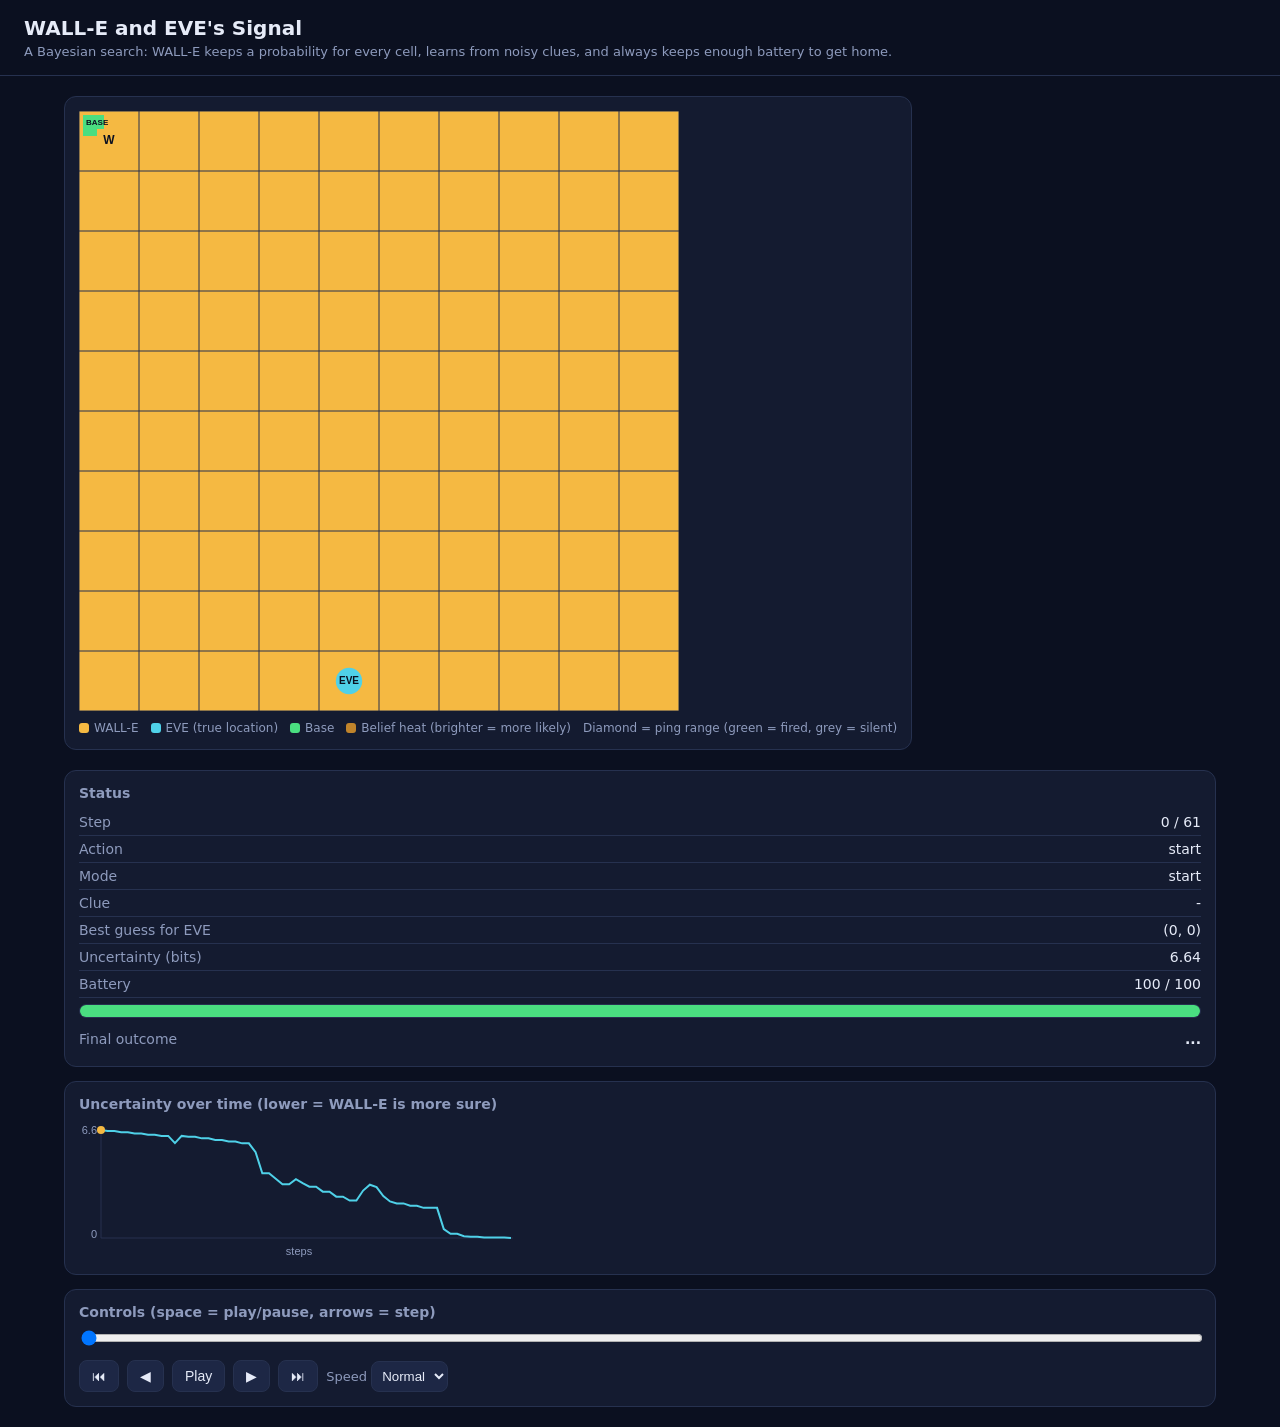
<file: python_simulation/outputs/visualization.html>
<!DOCTYPE html>
<html lang="en">
<head>
<meta charset="utf-8">
<meta name="viewport" content="width=device-width, initial-scale=1">
<title>WALL-E and EVE's Signal</title>
<style>
  :root { --bg:#0b1020; --panel:#141b30; --line:#26314f; --text:#e6ebf8; --muted:#8e9bbd;
          --yellow:#f5b942; --cyan:#4fd1e8; --green:#4ade80; --red:#f87171; }
  * { box-sizing: border-box; }
  body { margin:0; background:var(--bg); color:var(--text);
         font-family: system-ui, -apple-system, "Segoe UI", Roboto, sans-serif; }
  header { padding:16px 24px; border-bottom:1px solid var(--line); }
  header h1 { margin:0; font-size:20px; }
  header p { margin:4px 0 0; color:var(--muted); font-size:13px; }
  main { display:flex; flex-wrap:wrap; gap:20px; padding:20px 24px; max-width:1200px; margin:0 auto; }
  .panel { background:var(--panel); border:1px solid var(--line); border-radius:12px; padding:14px; }
  #gridWrap { flex:0 0 auto; }
  canvas { display:block; max-width:100%; }
  #side { flex:1 1 320px; display:flex; flex-direction:column; gap:14px; min-width:300px; }
  .stat { display:flex; justify-content:space-between; padding:5px 0; border-bottom:1px solid var(--line); font-size:14px; }
  .stat:last-child { border-bottom:none; }
  .stat span:first-child { color:var(--muted); }
  #batteryBar { height:14px; background:#0b1020; border-radius:7px; overflow:hidden; border:1px solid var(--line); margin-top:6px; }
  #batteryFill { height:100%; width:100%; background:var(--green); transition:width .15s, background .15s; }
  .controls { display:flex; gap:8px; align-items:center; flex-wrap:wrap; margin-top:10px; }
  button { background:#1d2745; color:var(--text); border:1px solid var(--line); border-radius:8px;
           padding:7px 12px; cursor:pointer; font-size:14px; }
  button:hover { background:#27345d; }
  input[type=range] { width:100%; }
  select { background:#1d2745; color:var(--text); border:1px solid var(--line); border-radius:8px; padding:6px; }
  .legend { display:flex; flex-wrap:wrap; gap:12px; font-size:12px; color:var(--muted); margin-top:10px; }
  .legend i { display:inline-block; width:10px; height:10px; border-radius:3px; margin-right:5px; vertical-align:-1px; }
  h3 { margin:0 0 8px; font-size:14px; color:var(--muted); font-weight:600; }
  #outcome { font-weight:700; }
</style>
</head>
<body>
<header>
  <h1>WALL-E and EVE's Signal</h1>
  <p>A Bayesian search: WALL-E keeps a probability for every cell, learns from noisy clues, and always keeps enough battery to get home.</p>
</header>
<main>
  <div id="gridWrap" class="panel">
    <canvas id="grid" width="600" height="600"></canvas>
    <div class="legend">
      <span><i style="background:var(--yellow)"></i>WALL-E</span>
      <span><i style="background:var(--cyan)"></i>EVE (true location)</span>
      <span><i style="background:var(--green)"></i>Base</span>
      <span><i style="background:#c0842b"></i>Belief heat (brighter = more likely)</span>
      <span>Diamond = ping range (green = fired, grey = silent)</span>
    </div>
  </div>
  <div id="side">
    <div class="panel">
      <h3>Status</h3>
      <div class="stat"><span>Step</span><span id="sStep"></span></div>
      <div class="stat"><span>Action</span><span id="sAction"></span></div>
      <div class="stat"><span>Mode</span><span id="sMode"></span></div>
      <div class="stat"><span>Clue</span><span id="sClue"></span></div>
      <div class="stat"><span>Best guess for EVE</span><span id="sGuess"></span></div>
      <div class="stat"><span>Uncertainty (bits)</span><span id="sEntropy"></span></div>
      <div class="stat"><span>Battery</span><span id="sBattery"></span></div>
      <div id="batteryBar"><div id="batteryFill"></div></div>
      <div class="stat" style="margin-top:8px"><span>Final outcome</span><span id="outcome"></span></div>
    </div>
    <div class="panel">
      <h3>Uncertainty over time (lower = WALL-E is more sure)</h3>
      <canvas id="chart" width="440" height="140"></canvas>
    </div>
    <div class="panel">
      <h3>Controls (space = play/pause, arrows = step)</h3>
      <input type="range" id="scrub" min="0" value="0">
      <div class="controls">
        <button id="bStart">&#9198;</button>
        <button id="bBack">&#9664;</button>
        <button id="bPlay">Play</button>
        <button id="bFwd">&#9654;</button>
        <button id="bEnd">&#9197;</button>
        <label style="font-size:13px;color:var(--muted)">Speed
          <select id="speed">
            <option value="600">Slow</option>
            <option value="250" selected>Normal</option>
            <option value="90">Fast</option>
          </select>
        </label>
      </div>
    </div>
  </div>
</main>

<script id="data" type="application/json">{"meta": {"rows": 10, "cols": 10, "base": [0, 0], "eve": [9, 4], "seed": 7, "battery_start": 100, "ping_radius": 3}, "frames": [{"step": 0, "position": [0, 0], "action": null, "reason": "start", "clue": "NONE", "fired": null, "valid": true, "battery": 100, "entropy": 6.6439, "most_likely": [0, 0], "belief": [[0.01, 0.01, 0.01, 0.01, 0.01, 0.01, 0.01, 0.01, 0.01, 0.01], [0.01, 0.01, 0.01, 0.01, 0.01, 0.01, 0.01, 0.01, 0.01, 0.01], [0.01, 0.01, 0.01, 0.01, 0.01, 0.01, 0.01, 0.01, 0.01, 0.01], [0.01, 0.01, 0.01, 0.01, 0.01, 0.01, 0.01, 0.01, 0.01, 0.01], [0.01, 0.01, 0.01, 0.01, 0.01, 0.01, 0.01, 0.01, 0.01, 0.01], [0.01, 0.01, 0.01, 0.01, 0.01, 0.01, 0.01, 0.01, 0.01, 0.01], [0.01, 0.01, 0.01, 0.01, 0.01, 0.01, 0.01, 0.01, 0.01, 0.01], [0.01, 0.01, 0.01, 0.01, 0.01, 0.01, 0.01, 0.01, 0.01, 0.01], [0.01, 0.01, 0.01, 0.01, 0.01, 0.01, 0.01, 0.01, 0.01, 0.01], [0.01, 0.01, 0.01, 0.01, 0.01, 0.01, 0.01, 0.01, 0.01, 0.01]]}, {"step": 1, "position": [0, 0], "action": "PING", "reason": "explore", "clue": "PING", "fired": false, "valid": true, "battery": 99, "entropy": 6.5793, "most_likely": [0, 4], "belief": [[0.00241, 0.00241, 0.00241, 0.00241, 0.01084, 0.01084, 0.01084, 0.01084, 0.01084, 0.01084], [0.00241, 0.00241, 0.00241, 0.01084, 0.01084, 0.01084, 0.01084, 0.01084, 0.01084, 0.01084], [0.00241, 0.00241, 0.01084, 0.01084, 0.01084, 0.01084, 0.01084, 0.01084, 0.01084, 0.01084], [0.00241, 0.01084, 0.01084, 0.01084, 0.01084, 0.01084, 0.01084, 0.01084, 0.01084, 0.01084], [0.01084, 0.01084, 0.01084, 0.01084, 0.01084, 0.01084, 0.01084, 0.01084, 0.01084, 0.01084], [0.01084, 0.01084, 0.01084, 0.01084, 0.01084, 0.01084, 0.01084, 0.01084, 0.01084, 0.01084], [0.01084, 0.01084, 0.01084, 0.01084, 0.01084, 0.01084, 0.01084, 0.01084, 0.01084, 0.01084], [0.01084, 0.01084, 0.01084, 0.01084, 0.01084, 0.01084, 0.01084, 0.01084, 0.01084, 0.01084], [0.01084, 0.01084, 0.01084, 0.01084, 0.01084, 0.01084, 0.01084, 0.01084, 0.01084, 0.01084], [0.01084, 0.01084, 0.01084, 0.01084, 0.01084, 0.01084, 0.01084, 0.01084, 0.01084, 0.01084]]}, {"step": 2, "position": [0, 1], "action": "RIGHT", "reason": "explore", "clue": "NONE", "fired": null, "valid": true, "battery": 98, "entropy": 6.5793, "most_likely": [0, 4], "belief": [[0.00241, 0.00241, 0.00241, 0.00241, 0.01084, 0.01084, 0.01084, 0.01084, 0.01084, 0.01084], [0.00241, 0.00241, 0.00241, 0.01084, 0.01084, 0.01084, 0.01084, 0.01084, 0.01084, 0.01084], [0.00241, 0.00241, 0.01084, 0.01084, 0.01084, 0.01084, 0.01084, 0.01084, 0.01084, 0.01084], [0.00241, 0.01084, 0.01084, 0.01084, 0.01084, 0.01084, 0.01084, 0.01084, 0.01084, 0.01084], [0.01084, 0.01084, 0.01084, 0.01084, 0.01084, 0.01084, 0.01084, 0.01084, 0.01084, 0.01084], [0.01084, 0.01084, 0.01084, 0.01084, 0.01084, 0.01084, 0.01084, 0.01084, 0.01084, 0.01084], [0.01084, 0.01084, 0.01084, 0.01084, 0.01084, 0.01084, 0.01084, 0.01084, 0.01084, 0.01084], [0.01084, 0.01084, 0.01084, 0.01084, 0.01084, 0.01084, 0.01084, 0.01084, 0.01084, 0.01084], [0.01084, 0.01084, 0.01084, 0.01084, 0.01084, 0.01084, 0.01084, 0.01084, 0.01084, 0.01084], [0.01084, 0.01084, 0.01084, 0.01084, 0.01084, 0.01084, 0.01084, 0.01084, 0.01084, 0.01084]]}, {"step": 3, "position": [0, 1], "action": "PING", "reason": "explore", "clue": "PING", "fired": false, "valid": true, "battery": 97, "entropy": 6.5017, "most_likely": [0, 5], "belief": [[0.00056, 0.00056, 0.00056, 0.00056, 0.00254, 0.01142, 0.01142, 0.01142, 0.01142, 0.01142], [0.00056, 0.00056, 0.00056, 0.00254, 0.01142, 0.01142, 0.01142, 0.01142, 0.01142, 0.01142], [0.00056, 0.00056, 0.00254, 0.01142, 0.01142, 0.01142, 0.01142, 0.01142, 0.01142, 0.01142], [0.00254, 0.00254, 0.01142, 0.01142, 0.01142, 0.01142, 0.01142, 0.01142, 0.01142, 0.01142], [0.01142, 0.01142, 0.01142, 0.01142, 0.01142, 0.01142, 0.01142, 0.01142, 0.01142, 0.01142], [0.01142, 0.01142, 0.01142, 0.01142, 0.01142, 0.01142, 0.01142, 0.01142, 0.01142, 0.01142], [0.01142, 0.01142, 0.01142, 0.01142, 0.01142, 0.01142, 0.01142, 0.01142, 0.01142, 0.01142], [0.01142, 0.01142, 0.01142, 0.01142, 0.01142, 0.01142, 0.01142, 0.01142, 0.01142, 0.01142], [0.01142, 0.01142, 0.01142, 0.01142, 0.01142, 0.01142, 0.01142, 0.01142, 0.01142, 0.01142], [0.01142, 0.01142, 0.01142, 0.01142, 0.01142, 0.01142, 0.01142, 0.01142, 0.01142, 0.01142]]}, {"step": 4, "position": [1, 1], "action": "DOWN", "reason": "explore", "clue": "NONE", "fired": null, "valid": true, "battery": 96, "entropy": 6.5017, "most_likely": [0, 5], "belief": [[0.00056, 0.00056, 0.00056, 0.00056, 0.00254, 0.01142, 0.01142, 0.01142, 0.01142, 0.01142], [0.00056, 0.00056, 0.00056, 0.00254, 0.01142, 0.01142, 0.01142, 0.01142, 0.01142, 0.01142], [0.00056, 0.00056, 0.00254, 0.01142, 0.01142, 0.01142, 0.01142, 0.01142, 0.01142, 0.01142], [0.00254, 0.00254, 0.01142, 0.01142, 0.01142, 0.01142, 0.01142, 0.01142, 0.01142, 0.01142], [0.01142, 0.01142, 0.01142, 0.01142, 0.01142, 0.01142, 0.01142, 0.01142, 0.01142, 0.01142], [0.01142, 0.01142, 0.01142, 0.01142, 0.01142, 0.01142, 0.01142, 0.01142, 0.01142, 0.01142], [0.01142, 0.01142, 0.01142, 0.01142, 0.01142, 0.01142, 0.01142, 0.01142, 0.01142, 0.01142], [0.01142, 0.01142, 0.01142, 0.01142, 0.01142, 0.01142, 0.01142, 0.01142, 0.01142, 0.01142], [0.01142, 0.01142, 0.01142, 0.01142, 0.01142, 0.01142, 0.01142, 0.01142, 0.01142, 0.01142], [0.01142, 0.01142, 0.01142, 0.01142, 0.01142, 0.01142, 0.01142, 0.01142, 0.01142, 0.01142]]}, {"step": 5, "position": [1, 1], "action": "PING", "reason": "explore", "clue": "PING", "fired": false, "valid": true, "battery": 95, "entropy": 6.429, "most_likely": [0, 5], "belief": [[0.00013, 0.00013, 0.00013, 0.00013, 0.00266, 0.01199, 0.01199, 0.01199, 0.01199, 0.01199], [0.00013, 0.00013, 0.00013, 0.00059, 0.00266, 0.01199, 0.01199, 0.01199, 0.01199, 0.01199], [0.00013, 0.00013, 0.00059, 0.00266, 0.01199, 0.01199, 0.01199, 0.01199, 0.01199, 0.01199], [0.00059, 0.00059, 0.00266, 0.01199, 0.01199, 0.01199, 0.01199, 0.01199, 0.01199, 0.01199], [0.01199, 0.00266, 0.01199, 0.01199, 0.01199, 0.01199, 0.01199, 0.01199, 0.01199, 0.01199], [0.01199, 0.01199, 0.01199, 0.01199, 0.01199, 0.01199, 0.01199, 0.01199, 0.01199, 0.01199], [0.01199, 0.01199, 0.01199, 0.01199, 0.01199, 0.01199, 0.01199, 0.01199, 0.01199, 0.01199], [0.01199, 0.01199, 0.01199, 0.01199, 0.01199, 0.01199, 0.01199, 0.01199, 0.01199, 0.01199], [0.01199, 0.01199, 0.01199, 0.01199, 0.01199, 0.01199, 0.01199, 0.01199, 0.01199, 0.01199], [0.01199, 0.01199, 0.01199, 0.01199, 0.01199, 0.01199, 0.01199, 0.01199, 0.01199, 0.01199]]}, {"step": 6, "position": [2, 1], "action": "DOWN", "reason": "explore", "clue": "NONE", "fired": null, "valid": true, "battery": 94, "entropy": 6.429, "most_likely": [0, 5], "belief": [[0.00013, 0.00013, 0.00013, 0.00013, 0.00266, 0.01199, 0.01199, 0.01199, 0.01199, 0.01199], [0.00013, 0.00013, 0.00013, 0.00059, 0.00266, 0.01199, 0.01199, 0.01199, 0.01199, 0.01199], [0.00013, 0.00013, 0.00059, 0.00266, 0.01199, 0.01199, 0.01199, 0.01199, 0.01199, 0.01199], [0.00059, 0.00059, 0.00266, 0.01199, 0.01199, 0.01199, 0.01199, 0.01199, 0.01199, 0.01199], [0.01199, 0.00266, 0.01199, 0.01199, 0.01199, 0.01199, 0.01199, 0.01199, 0.01199, 0.01199], [0.01199, 0.01199, 0.01199, 0.01199, 0.01199, 0.01199, 0.01199, 0.01199, 0.01199, 0.01199], [0.01199, 0.01199, 0.01199, 0.01199, 0.01199, 0.01199, 0.01199, 0.01199, 0.01199, 0.01199], [0.01199, 0.01199, 0.01199, 0.01199, 0.01199, 0.01199, 0.01199, 0.01199, 0.01199, 0.01199], [0.01199, 0.01199, 0.01199, 0.01199, 0.01199, 0.01199, 0.01199, 0.01199, 0.01199, 0.01199], [0.01199, 0.01199, 0.01199, 0.01199, 0.01199, 0.01199, 0.01199, 0.01199, 0.01199, 0.01199]]}, {"step": 7, "position": [2, 1], "action": "PING", "reason": "explore", "clue": "PING", "fired": false, "valid": true, "battery": 93, "entropy": 6.3574, "most_likely": [0, 5], "belief": [[3e-05, 3e-05, 3e-05, 0.00014, 0.00282, 0.01269, 0.01269, 0.01269, 0.01269, 0.01269], [3e-05, 3e-05, 3e-05, 0.00014, 0.00282, 0.01269, 0.01269, 0.01269, 0.01269, 0.01269], [3e-05, 3e-05, 0.00014, 0.00063, 0.00282, 0.01269, 0.01269, 0.01269, 0.01269, 0.01269], [0.00014, 0.00014, 0.00063, 0.00282, 0.01269, 0.01269, 0.01269, 0.01269, 0.01269, 0.01269], [0.00282, 0.00063, 0.00282, 0.01269, 0.01269, 0.01269, 0.01269, 0.01269, 0.01269, 0.01269], [0.01269, 0.00282, 0.01269, 0.01269, 0.01269, 0.01269, 0.01269, 0.01269, 0.01269, 0.01269], [0.01269, 0.01269, 0.01269, 0.01269, 0.01269, 0.01269, 0.01269, 0.01269, 0.01269, 0.01269], [0.01269, 0.01269, 0.01269, 0.01269, 0.01269, 0.01269, 0.01269, 0.01269, 0.01269, 0.01269], [0.01269, 0.01269, 0.01269, 0.01269, 0.01269, 0.01269, 0.01269, 0.01269, 0.01269, 0.01269], [0.01269, 0.01269, 0.01269, 0.01269, 0.01269, 0.01269, 0.01269, 0.01269, 0.01269, 0.01269]]}, {"step": 8, "position": [3, 1], "action": "DOWN", "reason": "explore", "clue": "NONE", "fired": null, "valid": true, "battery": 92, "entropy": 6.3574, "most_likely": [0, 5], "belief": [[3e-05, 3e-05, 3e-05, 0.00014, 0.00282, 0.01269, 0.01269, 0.01269, 0.01269, 0.01269], [3e-05, 3e-05, 3e-05, 0.00014, 0.00282, 0.01269, 0.01269, 0.01269, 0.01269, 0.01269], [3e-05, 3e-05, 0.00014, 0.00063, 0.00282, 0.01269, 0.01269, 0.01269, 0.01269, 0.01269], [0.00014, 0.00014, 0.00063, 0.00282, 0.01269, 0.01269, 0.01269, 0.01269, 0.01269, 0.01269], [0.00282, 0.00063, 0.00282, 0.01269, 0.01269, 0.01269, 0.01269, 0.01269, 0.01269, 0.01269], [0.01269, 0.00282, 0.01269, 0.01269, 0.01269, 0.01269, 0.01269, 0.01269, 0.01269, 0.01269], [0.01269, 0.01269, 0.01269, 0.01269, 0.01269, 0.01269, 0.01269, 0.01269, 0.01269, 0.01269], [0.01269, 0.01269, 0.01269, 0.01269, 0.01269, 0.01269, 0.01269, 0.01269, 0.01269, 0.01269], [0.01269, 0.01269, 0.01269, 0.01269, 0.01269, 0.01269, 0.01269, 0.01269, 0.01269, 0.01269], [0.01269, 0.01269, 0.01269, 0.01269, 0.01269, 0.01269, 0.01269, 0.01269, 0.01269, 0.01269]]}, {"step": 9, "position": [3, 1], "action": "PING", "reason": "explore", "clue": "PING", "fired": false, "valid": true, "battery": 91, "entropy": 6.2807, "most_likely": [0, 5], "belief": [[3e-05, 1e-05, 3e-05, 0.00015, 0.003, 0.01351, 0.01351, 0.01351, 0.01351, 0.01351], [1e-05, 1e-05, 1e-05, 0.00015, 0.003, 0.01351, 0.01351, 0.01351, 0.01351, 0.01351], [1e-05, 1e-05, 3e-05, 0.00015, 0.003, 0.01351, 0.01351, 0.01351, 0.01351, 0.01351], [3e-05, 3e-05, 0.00015, 0.00067, 0.003, 0.01351, 0.01351, 0.01351, 0.01351, 0.01351], [0.00067, 0.00015, 0.00067, 0.003, 0.01351, 0.01351, 0.01351, 0.01351, 0.01351, 0.01351], [0.003, 0.00067, 0.003, 0.01351, 0.01351, 0.01351, 0.01351, 0.01351, 0.01351, 0.01351], [0.01351, 0.003, 0.01351, 0.01351, 0.01351, 0.01351, 0.01351, 0.01351, 0.01351, 0.01351], [0.01351, 0.01351, 0.01351, 0.01351, 0.01351, 0.01351, 0.01351, 0.01351, 0.01351, 0.01351], [0.01351, 0.01351, 0.01351, 0.01351, 0.01351, 0.01351, 0.01351, 0.01351, 0.01351, 0.01351], [0.01351, 0.01351, 0.01351, 0.01351, 0.01351, 0.01351, 0.01351, 0.01351, 0.01351, 0.01351]]}, {"step": 10, "position": [4, 1], "action": "DOWN", "reason": "explore", "clue": "NONE", "fired": null, "valid": true, "battery": 90, "entropy": 6.2807, "most_likely": [0, 5], "belief": [[3e-05, 1e-05, 3e-05, 0.00015, 0.003, 0.01351, 0.01351, 0.01351, 0.01351, 0.01351], [1e-05, 1e-05, 1e-05, 0.00015, 0.003, 0.01351, 0.01351, 0.01351, 0.01351, 0.01351], [1e-05, 1e-05, 3e-05, 0.00015, 0.003, 0.01351, 0.01351, 0.01351, 0.01351, 0.01351], [3e-05, 3e-05, 0.00015, 0.00067, 0.003, 0.01351, 0.01351, 0.01351, 0.01351, 0.01351], [0.00067, 0.00015, 0.00067, 0.003, 0.01351, 0.01351, 0.01351, 0.01351, 0.01351, 0.01351], [0.003, 0.00067, 0.003, 0.01351, 0.01351, 0.01351, 0.01351, 0.01351, 0.01351, 0.01351], [0.01351, 0.003, 0.01351, 0.01351, 0.01351, 0.01351, 0.01351, 0.01351, 0.01351, 0.01351], [0.01351, 0.01351, 0.01351, 0.01351, 0.01351, 0.01351, 0.01351, 0.01351, 0.01351, 0.01351], [0.01351, 0.01351, 0.01351, 0.01351, 0.01351, 0.01351, 0.01351, 0.01351, 0.01351, 0.01351], [0.01351, 0.01351, 0.01351, 0.01351, 0.01351, 0.01351, 0.01351, 0.01351, 0.01351, 0.01351]]}, {"step": 11, "position": [4, 1], "action": "PING", "reason": "explore", "clue": "PING", "fired": true, "valid": true, "battery": 89, "entropy": 5.8374, "most_likely": [4, 4], "belief": [[2e-05, 0.0, 2e-05, 9e-05, 0.0019, 0.00856, 0.00856, 0.00856, 0.00856, 0.00856], [0.0, 4e-05, 0.0, 9e-05, 0.0019, 0.00856, 0.00856, 0.00856, 0.00856, 0.00856], [4e-05, 4e-05, 0.00017, 9e-05, 0.0019, 0.00856, 0.00856, 0.00856, 0.00856, 0.00856], [0.00017, 0.00017, 0.00075, 0.00338, 0.0019, 0.00856, 0.00856, 0.00856, 0.00856, 0.00856], [0.00338, 0.00075, 0.00338, 0.01521, 0.06845, 0.00856, 0.00856, 0.00856, 0.00856, 0.00856], [0.01521, 0.00338, 0.01521, 0.06845, 0.00856, 0.00856, 0.00856, 0.00856, 0.00856, 0.00856], [0.06845, 0.01521, 0.06845, 0.00856, 0.00856, 0.00856, 0.00856, 0.00856, 0.00856, 0.00856], [0.00856, 0.06845, 0.00856, 0.00856, 0.00856, 0.00856, 0.00856, 0.00856, 0.00856, 0.00856], [0.00856, 0.00856, 0.00856, 0.00856, 0.00856, 0.00856, 0.00856, 0.00856, 0.00856, 0.00856], [0.00856, 0.00856, 0.00856, 0.00856, 0.00856, 0.00856, 0.00856, 0.00856, 0.00856, 0.00856]]}, {"step": 12, "position": [4, 1], "action": "PING", "reason": "explore", "clue": "PING", "fired": false, "valid": true, "battery": 88, "entropy": 6.2815, "most_likely": [4, 4], "belief": [[3e-05, 1e-05, 3e-05, 0.00014, 0.00282, 0.01269, 0.01269, 0.01269, 0.01269, 0.01269], [1e-05, 1e-05, 1e-05, 0.00014, 0.00282, 0.01269, 0.01269, 0.01269, 0.01269, 0.01269], [1e-05, 1e-05, 6e-05, 0.00014, 0.00282, 0.01269, 0.01269, 0.01269, 0.01269, 0.01269], [6e-05, 6e-05, 0.00025, 0.00111, 0.00282, 0.01269, 0.01269, 0.01269, 0.01269, 0.01269], [0.00111, 0.00025, 0.00111, 0.00501, 0.02256, 0.01269, 0.01269, 0.01269, 0.01269, 0.01269], [0.00501, 0.00111, 0.00501, 0.02256, 0.01269, 0.01269, 0.01269, 0.01269, 0.01269, 0.01269], [0.02256, 0.00501, 0.02256, 0.01269, 0.01269, 0.01269, 0.01269, 0.01269, 0.01269, 0.01269], [0.01269, 0.02256, 0.01269, 0.01269, 0.01269, 0.01269, 0.01269, 0.01269, 0.01269, 0.01269], [0.01269, 0.01269, 0.01269, 0.01269, 0.01269, 0.01269, 0.01269, 0.01269, 0.01269, 0.01269], [0.01269, 0.01269, 0.01269, 0.01269, 0.01269, 0.01269, 0.01269, 0.01269, 0.01269, 0.01269]]}, {"step": 13, "position": [4, 1], "action": "PING", "reason": "explore", "clue": "PING", "fired": false, "valid": true, "battery": 87, "entropy": 6.2306, "most_likely": [0, 5], "belief": [[3e-05, 1e-05, 3e-05, 0.00016, 0.00316, 0.01422, 0.01422, 0.01422, 0.01422, 0.01422], [1e-05, 0.0, 1e-05, 0.00016, 0.00316, 0.01422, 0.01422, 0.01422, 0.01422, 0.01422], [0.0, 0.0, 1e-05, 0.00016, 0.00316, 0.01422, 0.01422, 0.01422, 0.01422, 0.01422], [1e-05, 1e-05, 6e-05, 0.00028, 0.00316, 0.01422, 0.01422, 0.01422, 0.01422, 0.01422], [0.00028, 6e-05, 0.00028, 0.00125, 0.00562, 0.01422, 0.01422, 0.01422, 0.01422, 0.01422], [0.00125, 0.00028, 0.00125, 0.00562, 0.01422, 0.01422, 0.01422, 0.01422, 0.01422, 0.01422], [0.00562, 0.00125, 0.00562, 0.01422, 0.01422, 0.01422, 0.01422, 0.01422, 0.01422, 0.01422], [0.01422, 0.00562, 0.01422, 0.01422, 0.01422, 0.01422, 0.01422, 0.01422, 0.01422, 0.01422], [0.01422, 0.01422, 0.01422, 0.01422, 0.01422, 0.01422, 0.01422, 0.01422, 0.01422, 0.01422], [0.01422, 0.01422, 0.01422, 0.01422, 0.01422, 0.01422, 0.01422, 0.01422, 0.01422, 0.01422]]}, {"step": 14, "position": [5, 1], "action": "DOWN", "reason": "explore", "clue": "NONE", "fired": null, "valid": true, "battery": 86, "entropy": 6.2306, "most_likely": [0, 5], "belief": [[3e-05, 1e-05, 3e-05, 0.00016, 0.00316, 0.01422, 0.01422, 0.01422, 0.01422, 0.01422], [1e-05, 0.0, 1e-05, 0.00016, 0.00316, 0.01422, 0.01422, 0.01422, 0.01422, 0.01422], [0.0, 0.0, 1e-05, 0.00016, 0.00316, 0.01422, 0.01422, 0.01422, 0.01422, 0.01422], [1e-05, 1e-05, 6e-05, 0.00028, 0.00316, 0.01422, 0.01422, 0.01422, 0.01422, 0.01422], [0.00028, 6e-05, 0.00028, 0.00125, 0.00562, 0.01422, 0.01422, 0.01422, 0.01422, 0.01422], [0.00125, 0.00028, 0.00125, 0.00562, 0.01422, 0.01422, 0.01422, 0.01422, 0.01422, 0.01422], [0.00562, 0.00125, 0.00562, 0.01422, 0.01422, 0.01422, 0.01422, 0.01422, 0.01422, 0.01422], [0.01422, 0.00562, 0.01422, 0.01422, 0.01422, 0.01422, 0.01422, 0.01422, 0.01422, 0.01422], [0.01422, 0.01422, 0.01422, 0.01422, 0.01422, 0.01422, 0.01422, 0.01422, 0.01422, 0.01422], [0.01422, 0.01422, 0.01422, 0.01422, 0.01422, 0.01422, 0.01422, 0.01422, 0.01422, 0.01422]]}, {"step": 15, "position": [5, 1], "action": "PING", "reason": "explore", "clue": "PING", "fired": false, "valid": true, "battery": 85, "entropy": 6.1291, "most_likely": [0, 5], "belief": [[4e-05, 1e-05, 4e-05, 0.00017, 0.00342, 0.01541, 0.01541, 0.01541, 0.01541, 0.01541], [1e-05, 0.0, 1e-05, 0.00017, 0.00342, 0.01541, 0.01541, 0.01541, 0.01541, 0.01541], [0.0, 0.0, 1e-05, 0.00017, 0.00342, 0.01541, 0.01541, 0.01541, 0.01541, 0.01541], [0.0, 0.0, 1e-05, 0.0003, 0.00342, 0.01541, 0.01541, 0.01541, 0.01541, 0.01541], [7e-05, 1e-05, 7e-05, 0.0003, 0.00609, 0.01541, 0.01541, 0.01541, 0.01541, 0.01541], [0.0003, 7e-05, 0.0003, 0.00135, 0.00342, 0.01541, 0.01541, 0.01541, 0.01541, 0.01541], [0.00135, 0.0003, 0.00135, 0.00342, 0.01541, 0.01541, 0.01541, 0.01541, 0.01541, 0.01541], [0.00342, 0.00135, 0.00342, 0.01541, 0.01541, 0.01541, 0.01541, 0.01541, 0.01541, 0.01541], [0.01541, 0.00342, 0.01541, 0.01541, 0.01541, 0.01541, 0.01541, 0.01541, 0.01541, 0.01541], [0.01541, 0.01541, 0.01541, 0.01541, 0.01541, 0.01541, 0.01541, 0.01541, 0.01541, 0.01541]]}, {"step": 16, "position": [6, 1], "action": "DOWN", "reason": "explore", "clue": "NONE", "fired": null, "valid": true, "battery": 84, "entropy": 6.1291, "most_likely": [0, 5], "belief": [[4e-05, 1e-05, 4e-05, 0.00017, 0.00342, 0.01541, 0.01541, 0.01541, 0.01541, 0.01541], [1e-05, 0.0, 1e-05, 0.00017, 0.00342, 0.01541, 0.01541, 0.01541, 0.01541, 0.01541], [0.0, 0.0, 1e-05, 0.00017, 0.00342, 0.01541, 0.01541, 0.01541, 0.01541, 0.01541], [0.0, 0.0, 1e-05, 0.0003, 0.00342, 0.01541, 0.01541, 0.01541, 0.01541, 0.01541], [7e-05, 1e-05, 7e-05, 0.0003, 0.00609, 0.01541, 0.01541, 0.01541, 0.01541, 0.01541], [0.0003, 7e-05, 0.0003, 0.00135, 0.00342, 0.01541, 0.01541, 0.01541, 0.01541, 0.01541], [0.00135, 0.0003, 0.00135, 0.00342, 0.01541, 0.01541, 0.01541, 0.01541, 0.01541, 0.01541], [0.00342, 0.00135, 0.00342, 0.01541, 0.01541, 0.01541, 0.01541, 0.01541, 0.01541, 0.01541], [0.01541, 0.00342, 0.01541, 0.01541, 0.01541, 0.01541, 0.01541, 0.01541, 0.01541, 0.01541], [0.01541, 0.01541, 0.01541, 0.01541, 0.01541, 0.01541, 0.01541, 0.01541, 0.01541, 0.01541]]}, {"step": 17, "position": [6, 1], "action": "PING", "reason": "explore", "clue": "PING", "fired": false, "valid": true, "battery": 83, "entropy": 6.0285, "most_likely": [0, 5], "belief": [[4e-05, 1e-05, 4e-05, 0.00018, 0.0037, 0.01667, 0.01667, 0.01667, 0.01667, 0.01667], [1e-05, 0.0, 1e-05, 0.00018, 0.0037, 0.01667, 0.01667, 0.01667, 0.01667, 0.01667], [0.0, 0.0, 2e-05, 0.00018, 0.0037, 0.01667, 0.01667, 0.01667, 0.01667, 0.01667], [0.0, 0.0, 2e-05, 0.00033, 0.0037, 0.01667, 0.01667, 0.01667, 0.01667, 0.01667], [2e-05, 0.0, 2e-05, 0.00033, 0.00659, 0.01667, 0.01667, 0.01667, 0.01667, 0.01667], [7e-05, 2e-05, 7e-05, 0.00033, 0.0037, 0.01667, 0.01667, 0.01667, 0.01667, 0.01667], [0.00033, 7e-05, 0.00033, 0.00082, 0.0037, 0.01667, 0.01667, 0.01667, 0.01667, 0.01667], [0.00082, 0.00033, 0.00082, 0.0037, 0.01667, 0.01667, 0.01667, 0.01667, 0.01667, 0.01667], [0.0037, 0.00082, 0.0037, 0.01667, 0.01667, 0.01667, 0.01667, 0.01667, 0.01667, 0.01667], [0.01667, 0.0037, 0.01667, 0.01667, 0.01667, 0.01667, 0.01667, 0.01667, 0.01667, 0.01667]]}, {"step": 18, "position": [6, 2], "action": "RIGHT", "reason": "explore", "clue": "NONE", "fired": null, "valid": true, "battery": 82, "entropy": 6.0285, "most_likely": [0, 5], "belief": [[4e-05, 1e-05, 4e-05, 0.00018, 0.0037, 0.01667, 0.01667, 0.01667, 0.01667, 0.01667], [1e-05, 0.0, 1e-05, 0.00018, 0.0037, 0.01667, 0.01667, 0.01667, 0.01667, 0.01667], [0.0, 0.0, 2e-05, 0.00018, 0.0037, 0.01667, 0.01667, 0.01667, 0.01667, 0.01667], [0.0, 0.0, 2e-05, 0.00033, 0.0037, 0.01667, 0.01667, 0.01667, 0.01667, 0.01667], [2e-05, 0.0, 2e-05, 0.00033, 0.00659, 0.01667, 0.01667, 0.01667, 0.01667, 0.01667], [7e-05, 2e-05, 7e-05, 0.00033, 0.0037, 0.01667, 0.01667, 0.01667, 0.01667, 0.01667], [0.00033, 7e-05, 0.00033, 0.00082, 0.0037, 0.01667, 0.01667, 0.01667, 0.01667, 0.01667], [0.00082, 0.00033, 0.00082, 0.0037, 0.01667, 0.01667, 0.01667, 0.01667, 0.01667, 0.01667], [0.0037, 0.00082, 0.0037, 0.01667, 0.01667, 0.01667, 0.01667, 0.01667, 0.01667, 0.01667], [0.01667, 0.0037, 0.01667, 0.01667, 0.01667, 0.01667, 0.01667, 0.01667, 0.01667, 0.01667]]}, {"step": 19, "position": [6, 2], "action": "PING", "reason": "explore", "clue": "PING", "fired": false, "valid": true, "battery": 81, "entropy": 5.9331, "most_likely": [0, 5], "belief": [[4e-05, 1e-05, 4e-05, 0.0002, 0.00397, 0.01787, 0.01787, 0.01787, 0.01787, 0.01787], [1e-05, 0.0, 1e-05, 0.0002, 0.00397, 0.01787, 0.01787, 0.01787, 0.01787, 0.01787], [0.0, 0.0, 2e-05, 0.0002, 0.00397, 0.01787, 0.01787, 0.01787, 0.01787, 0.01787], [0.0, 0.0, 0.0, 0.00035, 0.00397, 0.01787, 0.01787, 0.01787, 0.01787, 0.01787], [2e-05, 0.0, 0.0, 8e-05, 0.00706, 0.01787, 0.01787, 0.01787, 0.01787, 0.01787], [2e-05, 0.0, 2e-05, 8e-05, 0.00088, 0.01787, 0.01787, 0.01787, 0.01787, 0.01787], [8e-05, 2e-05, 8e-05, 0.0002, 0.00088, 0.00397, 0.01787, 0.01787, 0.01787, 0.01787], [0.0002, 8e-05, 0.0002, 0.00088, 0.00397, 0.01787, 0.01787, 0.01787, 0.01787, 0.01787], [0.00397, 0.0002, 0.00088, 0.00397, 0.01787, 0.01787, 0.01787, 0.01787, 0.01787, 0.01787], [0.01787, 0.00397, 0.00397, 0.01787, 0.01787, 0.01787, 0.01787, 0.01787, 0.01787, 0.01787]]}, {"step": 20, "position": [6, 3], "action": "RIGHT", "reason": "explore", "clue": "NONE", "fired": null, "valid": true, "battery": 80, "entropy": 5.9331, "most_likely": [0, 5], "belief": [[4e-05, 1e-05, 4e-05, 0.0002, 0.00397, 0.01787, 0.01787, 0.01787, 0.01787, 0.01787], [1e-05, 0.0, 1e-05, 0.0002, 0.00397, 0.01787, 0.01787, 0.01787, 0.01787, 0.01787], [0.0, 0.0, 2e-05, 0.0002, 0.00397, 0.01787, 0.01787, 0.01787, 0.01787, 0.01787], [0.0, 0.0, 0.0, 0.00035, 0.00397, 0.01787, 0.01787, 0.01787, 0.01787, 0.01787], [2e-05, 0.0, 0.0, 8e-05, 0.00706, 0.01787, 0.01787, 0.01787, 0.01787, 0.01787], [2e-05, 0.0, 2e-05, 8e-05, 0.00088, 0.01787, 0.01787, 0.01787, 0.01787, 0.01787], [8e-05, 2e-05, 8e-05, 0.0002, 0.00088, 0.00397, 0.01787, 0.01787, 0.01787, 0.01787], [0.0002, 8e-05, 0.0002, 0.00088, 0.00397, 0.01787, 0.01787, 0.01787, 0.01787, 0.01787], [0.00397, 0.0002, 0.00088, 0.00397, 0.01787, 0.01787, 0.01787, 0.01787, 0.01787, 0.01787], [0.01787, 0.00397, 0.00397, 0.01787, 0.01787, 0.01787, 0.01787, 0.01787, 0.01787, 0.01787]]}, {"step": 21, "position": [6, 3], "action": "PING", "reason": "explore", "clue": "PING", "fired": false, "valid": true, "battery": 79, "entropy": 5.8224, "most_likely": [0, 5], "belief": [[5e-05, 1e-05, 5e-05, 0.00022, 0.00436, 0.0196, 0.0196, 0.0196, 0.0196, 0.0196], [1e-05, 0.0, 1e-05, 0.00022, 0.00436, 0.0196, 0.0196, 0.0196, 0.0196, 0.0196], [0.0, 0.0, 2e-05, 0.00022, 0.00436, 0.0196, 0.0196, 0.0196, 0.0196, 0.0196], [0.0, 0.0, 0.0, 8e-05, 0.00436, 0.0196, 0.0196, 0.0196, 0.0196, 0.0196], [2e-05, 0.0, 0.0, 2e-05, 0.00172, 0.0196, 0.0196, 0.0196, 0.0196, 0.0196], [2e-05, 0.0, 0.0, 2e-05, 0.00022, 0.00436, 0.0196, 0.0196, 0.0196, 0.0196], [2e-05, 0.0, 2e-05, 5e-05, 0.00022, 0.00097, 0.00436, 0.0196, 0.0196, 0.0196], [0.00022, 2e-05, 5e-05, 0.00022, 0.00097, 0.00436, 0.0196, 0.0196, 0.0196, 0.0196], [0.00436, 0.00022, 0.00022, 0.00097, 0.00436, 0.0196, 0.0196, 0.0196, 0.0196, 0.0196], [0.0196, 0.00436, 0.00436, 0.00436, 0.0196, 0.0196, 0.0196, 0.0196, 0.0196, 0.0196]]}, {"step": 22, "position": [6, 4], "action": "RIGHT", "reason": "explore", "clue": "NONE", "fired": null, "valid": true, "battery": 78, "entropy": 5.8224, "most_likely": [0, 5], "belief": [[5e-05, 1e-05, 5e-05, 0.00022, 0.00436, 0.0196, 0.0196, 0.0196, 0.0196, 0.0196], [1e-05, 0.0, 1e-05, 0.00022, 0.00436, 0.0196, 0.0196, 0.0196, 0.0196, 0.0196], [0.0, 0.0, 2e-05, 0.00022, 0.00436, 0.0196, 0.0196, 0.0196, 0.0196, 0.0196], [0.0, 0.0, 0.0, 8e-05, 0.00436, 0.0196, 0.0196, 0.0196, 0.0196, 0.0196], [2e-05, 0.0, 0.0, 2e-05, 0.00172, 0.0196, 0.0196, 0.0196, 0.0196, 0.0196], [2e-05, 0.0, 0.0, 2e-05, 0.00022, 0.00436, 0.0196, 0.0196, 0.0196, 0.0196], [2e-05, 0.0, 2e-05, 5e-05, 0.00022, 0.00097, 0.00436, 0.0196, 0.0196, 0.0196], [0.00022, 2e-05, 5e-05, 0.00022, 0.00097, 0.00436, 0.0196, 0.0196, 0.0196, 0.0196], [0.00436, 0.00022, 0.00022, 0.00097, 0.00436, 0.0196, 0.0196, 0.0196, 0.0196, 0.0196], [0.0196, 0.00436, 0.00436, 0.00436, 0.0196, 0.0196, 0.0196, 0.0196, 0.0196, 0.0196]]}, {"step": 23, "position": [6, 4], "action": "PING", "reason": "explore", "clue": "PING", "fired": true, "valid": true, "battery": 77, "entropy": 5.2801, "most_likely": [4, 5], "belief": [[2e-05, 1e-05, 2e-05, 0.00011, 0.00216, 0.00973, 0.00973, 0.00973, 0.00973, 0.00973], [1e-05, 0.0, 1e-05, 0.00011, 0.00216, 0.00973, 0.00973, 0.00973, 0.00973, 0.00973], [0.0, 0.0, 1e-05, 0.00011, 0.00216, 0.00973, 0.00973, 0.00973, 0.00973, 0.00973], [0.0, 0.0, 0.0, 4e-05, 0.0173, 0.00973, 0.00973, 0.00973, 0.00973, 0.00973], [1e-05, 0.0, 0.0, 8e-05, 0.00684, 0.07786, 0.00973, 0.00973, 0.00973, 0.00973], [1e-05, 0.0, 2e-05, 8e-05, 0.00085, 0.0173, 0.07786, 0.00973, 0.00973, 0.00973], [1e-05, 2e-05, 8e-05, 0.00019, 0.00085, 0.00385, 0.0173, 0.07786, 0.00973, 0.00973], [0.00011, 1e-05, 0.00019, 0.00085, 0.00385, 0.0173, 0.07786, 0.00973, 0.00973, 0.00973], [0.00216, 0.00011, 0.00011, 0.00385, 0.0173, 0.07786, 0.00973, 0.00973, 0.00973, 0.00973], [0.00973, 0.00216, 0.00216, 0.00216, 0.07786, 0.00973, 0.00973, 0.00973, 0.00973, 0.00973]]}, {"step": 24, "position": [6, 4], "action": "PING", "reason": "explore", "clue": "PING", "fired": true, "valid": true, "battery": 76, "entropy": 3.9798, "most_likely": [4, 5], "belief": [[0.0, 0.0, 0.0, 2e-05, 0.00043, 0.00194, 0.00194, 0.00194, 0.00194, 0.00194], [0.0, 0.0, 0.0, 2e-05, 0.00043, 0.00194, 0.00194, 0.00194, 0.00194, 0.00194], [0.0, 0.0, 0.0, 2e-05, 0.00043, 0.00194, 0.00194, 0.00194, 0.00194, 0.00194], [0.0, 0.0, 0.0, 1e-05, 0.02754, 0.00194, 0.00194, 0.00194, 0.00194, 0.00194], [0.0, 0.0, 0.0, 0.00012, 0.01088, 0.12392, 0.00194, 0.00194, 0.00194, 0.00194], [0.0, 0.0, 3e-05, 0.00012, 0.00136, 0.02754, 0.12392, 0.00194, 0.00194, 0.00194], [0.0, 3e-05, 0.00012, 0.0003, 0.00136, 0.00612, 0.02754, 0.12392, 0.00194, 0.00194], [2e-05, 0.0, 0.0003, 0.00136, 0.00612, 0.02754, 0.12392, 0.00194, 0.00194, 0.00194], [0.00043, 2e-05, 2e-05, 0.00612, 0.02754, 0.12392, 0.00194, 0.00194, 0.00194, 0.00194], [0.00194, 0.00043, 0.00043, 0.00043, 0.12392, 0.00194, 0.00194, 0.00194, 0.00194, 0.00194]]}, {"step": 25, "position": [5, 4], "action": "UP", "reason": "explore", "clue": "NONE", "fired": null, "valid": true, "battery": 75, "entropy": 3.9798, "most_likely": [4, 5], "belief": [[0.0, 0.0, 0.0, 2e-05, 0.00043, 0.00194, 0.00194, 0.00194, 0.00194, 0.00194], [0.0, 0.0, 0.0, 2e-05, 0.00043, 0.00194, 0.00194, 0.00194, 0.00194, 0.00194], [0.0, 0.0, 0.0, 2e-05, 0.00043, 0.00194, 0.00194, 0.00194, 0.00194, 0.00194], [0.0, 0.0, 0.0, 1e-05, 0.02754, 0.00194, 0.00194, 0.00194, 0.00194, 0.00194], [0.0, 0.0, 0.0, 0.00012, 0.01088, 0.12392, 0.00194, 0.00194, 0.00194, 0.00194], [0.0, 0.0, 3e-05, 0.00012, 0.00136, 0.02754, 0.12392, 0.00194, 0.00194, 0.00194], [0.0, 3e-05, 0.00012, 0.0003, 0.00136, 0.00612, 0.02754, 0.12392, 0.00194, 0.00194], [2e-05, 0.0, 0.0003, 0.00136, 0.00612, 0.02754, 0.12392, 0.00194, 0.00194, 0.00194], [0.00043, 2e-05, 2e-05, 0.00612, 0.02754, 0.12392, 0.00194, 0.00194, 0.00194, 0.00194], [0.00194, 0.00043, 0.00043, 0.00043, 0.12392, 0.00194, 0.00194, 0.00194, 0.00194, 0.00194]]}, {"step": 26, "position": [5, 4], "action": "PING", "reason": "explore", "clue": "PING", "fired": false, "valid": true, "battery": 74, "entropy": 3.6459, "most_likely": [6, 7], "belief": [[1e-05, 0.0, 1e-05, 3e-05, 0.00064, 0.00287, 0.00287, 0.00287, 0.00287, 0.00287], [0.0, 0.0, 0.0, 3e-05, 0.00064, 0.00287, 0.00287, 0.00287, 0.00287, 0.00287], [0.0, 0.0, 0.0, 3e-05, 0.00014, 0.00287, 0.00287, 0.00287, 0.00287, 0.00287], [0.0, 0.0, 0.0, 0.0, 0.00908, 0.00064, 0.00287, 0.00287, 0.00287, 0.00287], [0.0, 0.0, 0.0, 4e-05, 0.00359, 0.04088, 0.00064, 0.00287, 0.00287, 0.00287], [0.0, 0.0, 1e-05, 4e-05, 0.00045, 0.00908, 0.04088, 0.00064, 0.00287, 0.00287], [0.0, 4e-05, 4e-05, 0.0001, 0.00045, 0.00202, 0.00908, 0.18396, 0.00287, 0.00287], [3e-05, 0.0, 0.00045, 0.00045, 0.00202, 0.00908, 0.18396, 0.00287, 0.00287, 0.00287], [0.00064, 3e-05, 3e-05, 0.00908, 0.00908, 0.18396, 0.00287, 0.00287, 0.00287, 0.00287], [0.00287, 0.00064, 0.00064, 0.00064, 0.18396, 0.00287, 0.00287, 0.00287, 0.00287, 0.00287]]}, {"step": 27, "position": [5, 4], "action": "PING", "reason": "explore", "clue": "PING", "fired": false, "valid": true, "battery": 73, "entropy": 3.307, "most_likely": [6, 7], "belief": [[1e-05, 0.0, 1e-05, 4e-05, 0.00072, 0.00322, 0.00322, 0.00322, 0.00322, 0.00322], [0.0, 0.0, 0.0, 4e-05, 0.00072, 0.00322, 0.00322, 0.00322, 0.00322, 0.00322], [0.0, 0.0, 0.0, 4e-05, 4e-05, 0.00322, 0.00322, 0.00322, 0.00322, 0.00322], [0.0, 0.0, 0.0, 0.0, 0.00226, 0.00016, 0.00322, 0.00322, 0.00322, 0.00322], [0.0, 0.0, 0.0, 1e-05, 0.00089, 0.01018, 0.00016, 0.00322, 0.00322, 0.00322], [0.0, 0.0, 0.0, 1e-05, 0.00011, 0.00226, 0.01018, 0.00016, 0.00322, 0.00322], [0.0, 4e-05, 1e-05, 2e-05, 0.00011, 0.0005, 0.00226, 0.20616, 0.00322, 0.00322], [4e-05, 0.0, 0.0005, 0.00011, 0.0005, 0.00226, 0.20616, 0.00322, 0.00322, 0.00322], [0.00072, 4e-05, 4e-05, 0.01018, 0.00226, 0.20616, 0.00322, 0.00322, 0.00322, 0.00322], [0.00322, 0.00072, 0.00072, 0.00072, 0.20616, 0.00322, 0.00322, 0.00322, 0.00322, 0.00322]]}, {"step": 28, "position": [5, 5], "action": "RIGHT", "reason": "explore", "clue": "NONE", "fired": null, "valid": true, "battery": 72, "entropy": 3.307, "most_likely": [6, 7], "belief": [[1e-05, 0.0, 1e-05, 4e-05, 0.00072, 0.00322, 0.00322, 0.00322, 0.00322, 0.00322], [0.0, 0.0, 0.0, 4e-05, 0.00072, 0.00322, 0.00322, 0.00322, 0.00322, 0.00322], [0.0, 0.0, 0.0, 4e-05, 4e-05, 0.00322, 0.00322, 0.00322, 0.00322, 0.00322], [0.0, 0.0, 0.0, 0.0, 0.00226, 0.00016, 0.00322, 0.00322, 0.00322, 0.00322], [0.0, 0.0, 0.0, 1e-05, 0.00089, 0.01018, 0.00016, 0.00322, 0.00322, 0.00322], [0.0, 0.0, 0.0, 1e-05, 0.00011, 0.00226, 0.01018, 0.00016, 0.00322, 0.00322], [0.0, 4e-05, 1e-05, 2e-05, 0.00011, 0.0005, 0.00226, 0.20616, 0.00322, 0.00322], [4e-05, 0.0, 0.0005, 0.00011, 0.0005, 0.00226, 0.20616, 0.00322, 0.00322, 0.00322], [0.00072, 4e-05, 4e-05, 0.01018, 0.00226, 0.20616, 0.00322, 0.00322, 0.00322, 0.00322], [0.00322, 0.00072, 0.00072, 0.00072, 0.20616, 0.00322, 0.00322, 0.00322, 0.00322, 0.00322]]}, {"step": 29, "position": [5, 5], "action": "PING", "reason": "explore", "clue": "PING", "fired": false, "valid": true, "battery": 71, "entropy": 3.6187, "most_likely": [9, 4], "belief": [[2e-05, 0.0, 2e-05, 7e-05, 0.00148, 0.00666, 0.00666, 0.00666, 0.00666, 0.00666], [0.0, 0.0, 0.0, 7e-05, 0.00148, 0.00666, 0.00666, 0.00666, 0.00666, 0.00666], [0.0, 0.0, 1e-05, 7e-05, 7e-05, 0.00148, 0.00666, 0.00666, 0.00666, 0.00666], [0.0, 0.0, 0.0, 0.0, 0.00104, 7e-05, 0.00148, 0.00666, 0.00666, 0.00666], [1e-05, 0.0, 0.0, 0.0, 0.00041, 0.00467, 7e-05, 0.00148, 0.00666, 0.00666], [1e-05, 0.0, 0.0, 0.0, 5e-05, 0.00104, 0.00467, 7e-05, 0.00148, 0.00666], [1e-05, 9e-05, 2e-05, 1e-05, 5e-05, 0.00023, 0.00104, 0.09465, 0.00666, 0.00666], [7e-05, 1e-05, 0.00104, 0.00023, 0.00023, 0.00104, 0.09465, 0.00666, 0.00666, 0.00666], [0.00148, 7e-05, 7e-05, 0.02103, 0.00467, 0.09465, 0.00666, 0.00666, 0.00666, 0.00666], [0.00666, 0.00148, 0.00148, 0.00148, 0.42593, 0.00666, 0.00666, 0.00666, 0.00666, 0.00666]]}, {"step": 30, "position": [5, 5], "action": "PING", "reason": "explore", "clue": "PING", "fired": false, "valid": true, "battery": 70, "entropy": 3.3724, "most_likely": [9, 4], "belief": [[2e-05, 0.0, 2e-05, 0.0001, 0.00194, 0.00872, 0.00872, 0.00872, 0.00872, 0.00872], [0.0, 0.0, 0.0, 0.0001, 0.00194, 0.00872, 0.00872, 0.00872, 0.00872, 0.00872], [0.0, 0.0, 1e-05, 0.0001, 0.0001, 0.00043, 0.00872, 0.00872, 0.00872, 0.00872], [0.0, 0.0, 0.0, 0.0, 0.0003, 2e-05, 0.00043, 0.00872, 0.00872, 0.00872], [1e-05, 0.0, 0.0, 0.0, 0.00012, 0.00136, 2e-05, 0.00043, 0.00872, 0.00872], [1e-05, 0.0, 0.0, 0.0, 1e-05, 0.0003, 0.00136, 2e-05, 0.00043, 0.00872], [1e-05, 0.00012, 3e-05, 0.0, 1e-05, 7e-05, 0.0003, 0.02756, 0.00872, 0.00872], [0.0001, 1e-05, 0.00136, 0.0003, 7e-05, 0.0003, 0.02756, 0.00872, 0.00872, 0.00872], [0.00194, 0.0001, 0.0001, 0.02756, 0.00613, 0.02756, 0.00872, 0.00872, 0.00872, 0.00872], [0.00872, 0.00194, 0.00194, 0.00194, 0.55816, 0.00872, 0.00872, 0.00872, 0.00872, 0.00872]]}, {"step": 31, "position": [5, 5], "action": "PING", "reason": "explore", "clue": "PING", "fired": false, "valid": true, "battery": 69, "entropy": 3.1534, "most_likely": [9, 4], "belief": [[2e-05, 1e-05, 2e-05, 0.0001, 0.00208, 0.00937, 0.00937, 0.00937, 0.00937, 0.00937], [1e-05, 0.0, 1e-05, 0.0001, 0.00208, 0.00937, 0.00937, 0.00937, 0.00937, 0.00937], [0.0, 0.0, 1e-05, 0.0001, 0.0001, 0.0001, 0.00937, 0.00937, 0.00937, 0.00937], [0.0, 0.0, 0.0, 0.0, 7e-05, 1e-05, 0.0001, 0.00937, 0.00937, 0.00937], [1e-05, 0.0, 0.0, 0.0, 3e-05, 0.00032, 1e-05, 0.0001, 0.00937, 0.00937], [1e-05, 0.0, 0.0, 0.0, 0.0, 7e-05, 0.00032, 1e-05, 0.0001, 0.00937], [1e-05, 0.00013, 3e-05, 0.0, 0.0, 2e-05, 7e-05, 0.00658, 0.00937, 0.00937], [0.0001, 1e-05, 0.00146, 0.00032, 2e-05, 7e-05, 0.00658, 0.00937, 0.00937, 0.00937], [0.00208, 0.0001, 0.0001, 0.02961, 0.00658, 0.00658, 0.00937, 0.00937, 0.00937, 0.00937], [0.00937, 0.00208, 0.00208, 0.00208, 0.59951, 0.00937, 0.00937, 0.00937, 0.00937, 0.00937]]}, {"step": 32, "position": [5, 6], "action": "RIGHT", "reason": "explore", "clue": "NONE", "fired": null, "valid": true, "battery": 68, "entropy": 3.1534, "most_likely": [9, 4], "belief": [[2e-05, 1e-05, 2e-05, 0.0001, 0.00208, 0.00937, 0.00937, 0.00937, 0.00937, 0.00937], [1e-05, 0.0, 1e-05, 0.0001, 0.00208, 0.00937, 0.00937, 0.00937, 0.00937, 0.00937], [0.0, 0.0, 1e-05, 0.0001, 0.0001, 0.0001, 0.00937, 0.00937, 0.00937, 0.00937], [0.0, 0.0, 0.0, 0.0, 7e-05, 1e-05, 0.0001, 0.00937, 0.00937, 0.00937], [1e-05, 0.0, 0.0, 0.0, 3e-05, 0.00032, 1e-05, 0.0001, 0.00937, 0.00937], [1e-05, 0.0, 0.0, 0.0, 0.0, 7e-05, 0.00032, 1e-05, 0.0001, 0.00937], [1e-05, 0.00013, 3e-05, 0.0, 0.0, 2e-05, 7e-05, 0.00658, 0.00937, 0.00937], [0.0001, 1e-05, 0.00146, 0.00032, 2e-05, 7e-05, 0.00658, 0.00937, 0.00937, 0.00937], [0.00208, 0.0001, 0.0001, 0.02961, 0.00658, 0.00658, 0.00937, 0.00937, 0.00937, 0.00937], [0.00937, 0.00208, 0.00208, 0.00208, 0.59951, 0.00937, 0.00937, 0.00937, 0.00937, 0.00937]]}, {"step": 33, "position": [5, 6], "action": "PING", "reason": "explore", "clue": "PING", "fired": false, "valid": true, "battery": 67, "entropy": 2.8525, "most_likely": [9, 4], "belief": [[2e-05, 1e-05, 2e-05, 0.00011, 0.00222, 0.00999, 0.00999, 0.00999, 0.00999, 0.00999], [1e-05, 0.0, 1e-05, 0.00011, 0.00222, 0.00999, 0.00999, 0.00999, 0.00999, 0.00999], [0.0, 0.0, 1e-05, 0.00011, 0.00011, 0.00011, 0.00222, 0.00999, 0.00999, 0.00999], [0.0, 0.0, 0.0, 0.0, 8e-05, 0.0, 2e-05, 0.00222, 0.00999, 0.00999], [1e-05, 0.0, 0.0, 0.0, 1e-05, 8e-05, 0.0, 2e-05, 0.00222, 0.00999], [1e-05, 0.0, 0.0, 0.0, 0.0, 2e-05, 8e-05, 0.0, 2e-05, 0.00222], [1e-05, 0.00014, 3e-05, 0.0, 0.0, 0.0, 2e-05, 0.00156, 0.00222, 0.00999], [0.00011, 1e-05, 0.00156, 0.00035, 2e-05, 2e-05, 0.00156, 0.00222, 0.00999, 0.00999], [0.00222, 0.00011, 0.00011, 0.03157, 0.00702, 0.00702, 0.00222, 0.00999, 0.00999, 0.00999], [0.00999, 0.00222, 0.00222, 0.00222, 0.63928, 0.00999, 0.00999, 0.00999, 0.00999, 0.00999]]}, {"step": 34, "position": [5, 7], "action": "RIGHT", "reason": "explore", "clue": "NONE", "fired": null, "valid": true, "battery": 66, "entropy": 2.8525, "most_likely": [9, 4], "belief": [[2e-05, 1e-05, 2e-05, 0.00011, 0.00222, 0.00999, 0.00999, 0.00999, 0.00999, 0.00999], [1e-05, 0.0, 1e-05, 0.00011, 0.00222, 0.00999, 0.00999, 0.00999, 0.00999, 0.00999], [0.0, 0.0, 1e-05, 0.00011, 0.00011, 0.00011, 0.00222, 0.00999, 0.00999, 0.00999], [0.0, 0.0, 0.0, 0.0, 8e-05, 0.0, 2e-05, 0.00222, 0.00999, 0.00999], [1e-05, 0.0, 0.0, 0.0, 1e-05, 8e-05, 0.0, 2e-05, 0.00222, 0.00999], [1e-05, 0.0, 0.0, 0.0, 0.0, 2e-05, 8e-05, 0.0, 2e-05, 0.00222], [1e-05, 0.00014, 3e-05, 0.0, 0.0, 0.0, 2e-05, 0.00156, 0.00222, 0.00999], [0.00011, 1e-05, 0.00156, 0.00035, 2e-05, 2e-05, 0.00156, 0.00222, 0.00999, 0.00999], [0.00222, 0.00011, 0.00011, 0.03157, 0.00702, 0.00702, 0.00222, 0.00999, 0.00999, 0.00999], [0.00999, 0.00222, 0.00222, 0.00222, 0.63928, 0.00999, 0.00999, 0.00999, 0.00999, 0.00999]]}, {"step": 35, "position": [5, 7], "action": "PING", "reason": "explore", "clue": "PING", "fired": false, "valid": true, "battery": 65, "entropy": 2.543, "most_likely": [9, 4], "belief": [[3e-05, 1e-05, 3e-05, 0.00012, 0.00236, 0.0106, 0.0106, 0.0106, 0.0106, 0.0106], [1e-05, 0.0, 1e-05, 0.00012, 0.00236, 0.0106, 0.0106, 0.0106, 0.0106, 0.0106], [0.0, 0.0, 1e-05, 0.00012, 0.00012, 0.00012, 0.00236, 0.00236, 0.0106, 0.0106], [0.0, 0.0, 0.0, 0.0, 8e-05, 0.0, 1e-05, 0.00052, 0.00236, 0.0106], [1e-05, 0.0, 0.0, 0.0, 1e-05, 2e-05, 0.0, 1e-05, 0.00052, 0.00236], [1e-05, 0.0, 0.0, 0.0, 0.0, 0.0, 2e-05, 0.0, 1e-05, 0.00052], [1e-05, 0.00015, 3e-05, 0.0, 0.0, 0.0, 0.0, 0.00037, 0.00052, 0.00236], [0.00012, 1e-05, 0.00165, 0.00037, 2e-05, 2e-05, 0.00037, 0.00052, 0.00236, 0.0106], [0.00236, 0.00012, 0.00012, 0.03351, 0.00745, 0.00745, 0.00236, 0.00236, 0.0106, 0.0106], [0.0106, 0.00236, 0.00236, 0.00236, 0.67855, 0.0106, 0.0106, 0.0106, 0.0106, 0.0106]]}, {"step": 36, "position": [5, 8], "action": "RIGHT", "reason": "explore", "clue": "NONE", "fired": null, "valid": true, "battery": 64, "entropy": 2.543, "most_likely": [9, 4], "belief": [[3e-05, 1e-05, 3e-05, 0.00012, 0.00236, 0.0106, 0.0106, 0.0106, 0.0106, 0.0106], [1e-05, 0.0, 1e-05, 0.00012, 0.00236, 0.0106, 0.0106, 0.0106, 0.0106, 0.0106], [0.0, 0.0, 1e-05, 0.00012, 0.00012, 0.00012, 0.00236, 0.00236, 0.0106, 0.0106], [0.0, 0.0, 0.0, 0.0, 8e-05, 0.0, 1e-05, 0.00052, 0.00236, 0.0106], [1e-05, 0.0, 0.0, 0.0, 1e-05, 2e-05, 0.0, 1e-05, 0.00052, 0.00236], [1e-05, 0.0, 0.0, 0.0, 0.0, 0.0, 2e-05, 0.0, 1e-05, 0.00052], [1e-05, 0.00015, 3e-05, 0.0, 0.0, 0.0, 0.0, 0.00037, 0.00052, 0.00236], [0.00012, 1e-05, 0.00165, 0.00037, 2e-05, 2e-05, 0.00037, 0.00052, 0.00236, 0.0106], [0.00236, 0.00012, 0.00012, 0.03351, 0.00745, 0.00745, 0.00236, 0.00236, 0.0106, 0.0106], [0.0106, 0.00236, 0.00236, 0.00236, 0.67855, 0.0106, 0.0106, 0.0106, 0.0106, 0.0106]]}, {"step": 37, "position": [5, 8], "action": "PING", "reason": "explore", "clue": "PING", "fired": false, "valid": true, "battery": 63, "entropy": 2.3012, "most_likely": [9, 4], "belief": [[3e-05, 1e-05, 3e-05, 0.00012, 0.00246, 0.01107, 0.01107, 0.01107, 0.01107, 0.01107], [1e-05, 0.0, 1e-05, 0.00012, 0.00246, 0.01107, 0.01107, 0.01107, 0.01107, 0.01107], [0.0, 0.0, 1e-05, 0.00012, 0.00012, 0.00012, 0.00246, 0.00246, 0.00246, 0.01107], [0.0, 0.0, 0.0, 0.0, 9e-05, 0.0, 1e-05, 0.00012, 0.00055, 0.00246], [1e-05, 0.0, 0.0, 0.0, 1e-05, 2e-05, 0.0, 0.0, 0.00012, 0.00055], [1e-05, 0.0, 0.0, 0.0, 0.0, 0.0, 0.0, 0.0, 0.0, 0.00012], [1e-05, 0.00015, 3e-05, 0.0, 0.0, 0.0, 0.0, 9e-05, 0.00012, 0.00055], [0.00012, 1e-05, 0.00173, 0.00038, 2e-05, 2e-05, 0.00038, 0.00012, 0.00055, 0.00246], [0.00246, 0.00012, 0.00012, 0.035, 0.00778, 0.00778, 0.00246, 0.00246, 0.00246, 0.01107], [0.01107, 0.00246, 0.00246, 0.00246, 0.70879, 0.01107, 0.01107, 0.01107, 0.01107, 0.01107]]}, {"step": 38, "position": [6, 8], "action": "DOWN", "reason": "explore", "clue": "NONE", "fired": null, "valid": true, "battery": 62, "entropy": 2.3012, "most_likely": [9, 4], "belief": [[3e-05, 1e-05, 3e-05, 0.00012, 0.00246, 0.01107, 0.01107, 0.01107, 0.01107, 0.01107], [1e-05, 0.0, 1e-05, 0.00012, 0.00246, 0.01107, 0.01107, 0.01107, 0.01107, 0.01107], [0.0, 0.0, 1e-05, 0.00012, 0.00012, 0.00012, 0.00246, 0.00246, 0.00246, 0.01107], [0.0, 0.0, 0.0, 0.0, 9e-05, 0.0, 1e-05, 0.00012, 0.00055, 0.00246], [1e-05, 0.0, 0.0, 0.0, 1e-05, 2e-05, 0.0, 0.0, 0.00012, 0.00055], [1e-05, 0.0, 0.0, 0.0, 0.0, 0.0, 0.0, 0.0, 0.0, 0.00012], [1e-05, 0.00015, 3e-05, 0.0, 0.0, 0.0, 0.0, 9e-05, 0.00012, 0.00055], [0.00012, 1e-05, 0.00173, 0.00038, 2e-05, 2e-05, 0.00038, 0.00012, 0.00055, 0.00246], [0.00246, 0.00012, 0.00012, 0.035, 0.00778, 0.00778, 0.00246, 0.00246, 0.00246, 0.01107], [0.01107, 0.00246, 0.00246, 0.00246, 0.70879, 0.01107, 0.01107, 0.01107, 0.01107, 0.01107]]}, {"step": 39, "position": [6, 8], "action": "PING", "reason": "explore", "clue": "PING", "fired": true, "valid": true, "battery": 61, "entropy": 2.9192, "most_likely": [9, 4], "belief": [[2e-05, 0.0, 2e-05, 0.0001, 0.002, 0.00901, 0.00901, 0.00901, 0.00901, 0.00901], [0.0, 0.0, 0.0, 0.0001, 0.002, 0.00901, 0.00901, 0.00901, 0.00901, 0.00901], [0.0, 0.0, 1e-05, 0.0001, 0.0001, 0.0001, 0.002, 0.002, 0.002, 0.00901], [0.0, 0.0, 0.0, 0.0, 7e-05, 0.0, 0.0, 0.0001, 0.00356, 0.002], [1e-05, 0.0, 0.0, 0.0, 1e-05, 2e-05, 0.0, 1e-05, 0.00079, 0.00356], [1e-05, 0.0, 0.0, 0.0, 0.0, 0.0, 3e-05, 0.0, 1e-05, 0.00079], [1e-05, 0.00012, 3e-05, 0.0, 0.0, 1e-05, 1e-05, 0.00056, 0.00079, 0.00356], [0.0001, 1e-05, 0.00141, 0.00031, 2e-05, 2e-05, 0.0025, 0.00079, 0.00356, 0.01602], [0.002, 0.0001, 0.0001, 0.02848, 0.00633, 0.00633, 0.002, 0.01602, 0.01602, 0.0721], [0.00901, 0.002, 0.002, 0.002, 0.57682, 0.00901, 0.00901, 0.00901, 0.0721, 0.00901]]}, {"step": 40, "position": [6, 8], "action": "PING", "reason": "explore", "clue": "PING", "fired": true, "valid": true, "battery": 60, "entropy": 3.2791, "most_likely": [8, 9], "belief": [[1e-05, 0.0, 1e-05, 4e-05, 0.0008, 0.00362, 0.00362, 0.00362, 0.00362, 0.00362], [0.0, 0.0, 0.0, 4e-05, 0.0008, 0.00362, 0.00362, 0.00362, 0.00362, 0.00362], [0.0, 0.0, 0.0, 4e-05, 4e-05, 4e-05, 0.0008, 0.0008, 0.0008, 0.00362], [0.0, 0.0, 0.0, 0.0, 3e-05, 0.0, 0.0, 4e-05, 0.01144, 0.0008], [0.0, 0.0, 0.0, 0.0, 0.0, 1e-05, 0.0, 3e-05, 0.00254, 0.01144], [0.0, 0.0, 0.0, 0.0, 0.0, 0.0, 9e-05, 0.0, 3e-05, 0.00254], [0.0, 5e-05, 1e-05, 0.0, 0.0, 2e-05, 2e-05, 0.00179, 0.00254, 0.01144], [4e-05, 0.0, 0.00057, 0.00013, 1e-05, 1e-05, 0.00804, 0.00254, 0.01144, 0.05149], [0.0008, 4e-05, 4e-05, 0.01144, 0.00254, 0.00254, 0.0008, 0.05149, 0.05149, 0.2317], [0.00362, 0.0008, 0.0008, 0.0008, 0.2317, 0.00362, 0.00362, 0.00362, 0.2317, 0.00362]]}, {"step": 41, "position": [6, 8], "action": "PING", "reason": "explore", "clue": "PING", "fired": false, "valid": true, "battery": 59, "entropy": 3.1307, "most_likely": [9, 4], "belief": [[2e-05, 0.0, 2e-05, 8e-05, 0.00172, 0.00773, 0.00773, 0.00773, 0.00773, 0.00773], [0.0, 0.0, 0.0, 8e-05, 0.00172, 0.00773, 0.00773, 0.00773, 0.00773, 0.00773], [0.0, 0.0, 1e-05, 8e-05, 8e-05, 8e-05, 0.00172, 0.00172, 0.00172, 0.00773], [0.0, 0.0, 0.0, 0.0, 6e-05, 0.0, 0.0, 8e-05, 0.00543, 0.00172], [1e-05, 0.0, 0.0, 0.0, 1e-05, 1e-05, 0.0, 1e-05, 0.00121, 0.00543], [1e-05, 0.0, 0.0, 0.0, 0.0, 0.0, 4e-05, 0.0, 1e-05, 0.00121], [1e-05, 0.00011, 2e-05, 0.0, 0.0, 1e-05, 1e-05, 0.00085, 0.00121, 0.00543], [8e-05, 1e-05, 0.00121, 0.00027, 1e-05, 1e-05, 0.00381, 0.00121, 0.00543, 0.02444], [0.00172, 8e-05, 8e-05, 0.02444, 0.00543, 0.00543, 0.00172, 0.02444, 0.02444, 0.10998], [0.00773, 0.00172, 0.00172, 0.00172, 0.49491, 0.00773, 0.00773, 0.00773, 0.10998, 0.00773]]}, {"step": 42, "position": [6, 8], "action": "PING", "reason": "explore", "clue": "PING", "fired": false, "valid": true, "battery": 58, "entropy": 2.5792, "most_likely": [9, 4], "belief": [[3e-05, 1e-05, 3e-05, 0.00011, 0.0023, 0.01034, 0.01034, 0.01034, 0.01034, 0.01034], [1e-05, 0.0, 1e-05, 0.00011, 0.0023, 0.01034, 0.01034, 0.01034, 0.01034, 0.01034], [0.0, 0.0, 1e-05, 0.00011, 0.00011, 0.00011, 0.0023, 0.0023, 0.0023, 0.01034], [0.0, 0.0, 0.0, 0.0, 8e-05, 0.0, 1e-05, 0.00011, 0.00161, 0.0023], [1e-05, 0.0, 0.0, 0.0, 1e-05, 2e-05, 0.0, 0.0, 0.00036, 0.00161], [1e-05, 0.0, 0.0, 0.0, 0.0, 0.0, 1e-05, 0.0, 0.0, 0.00036], [1e-05, 0.00014, 3e-05, 0.0, 0.0, 0.0, 0.0, 0.00025, 0.00036, 0.00161], [0.00011, 1e-05, 0.00161, 0.00036, 2e-05, 2e-05, 0.00113, 0.00036, 0.00161, 0.00727], [0.0023, 0.00011, 0.00011, 0.03269, 0.00727, 0.00727, 0.0023, 0.00727, 0.00727, 0.03269], [0.01034, 0.0023, 0.0023, 0.0023, 0.66204, 0.01034, 0.01034, 0.01034, 0.03269, 0.01034]]}, {"step": 43, "position": [6, 8], "action": "PING", "reason": "explore", "clue": "PING", "fired": false, "valid": true, "battery": 57, "entropy": 2.2482, "most_likely": [9, 4], "belief": [[3e-05, 1e-05, 3e-05, 0.00012, 0.00249, 0.01118, 0.01118, 0.01118, 0.01118, 0.01118], [1e-05, 0.0, 1e-05, 0.00012, 0.00249, 0.01118, 0.01118, 0.01118, 0.01118, 0.01118], [0.0, 0.0, 1e-05, 0.00012, 0.00012, 0.00012, 0.00249, 0.00249, 0.00249, 0.01118], [0.0, 0.0, 0.0, 0.0, 9e-05, 0.0, 1e-05, 0.00012, 0.00039, 0.00249], [1e-05, 0.0, 0.0, 0.0, 1e-05, 2e-05, 0.0, 0.0, 9e-05, 0.00039], [1e-05, 0.0, 0.0, 0.0, 0.0, 0.0, 0.0, 0.0, 0.0, 9e-05], [1e-05, 0.00015, 3e-05, 0.0, 0.0, 0.0, 0.0, 6e-05, 9e-05, 0.00039], [0.00012, 1e-05, 0.00175, 0.00039, 2e-05, 2e-05, 0.00027, 9e-05, 0.00039, 0.00175], [0.00249, 0.00012, 0.00012, 0.03535, 0.00785, 0.00785, 0.00249, 0.00175, 0.00175, 0.00785], [0.01118, 0.00249, 0.00249, 0.00249, 0.71576, 0.01118, 0.01118, 0.01118, 0.00785, 0.01118]]}, {"step": 44, "position": [6, 8], "action": "PING", "reason": "explore", "clue": "PING", "fired": false, "valid": true, "battery": 56, "entropy": 2.1287, "most_likely": [9, 4], "belief": [[3e-05, 1e-05, 3e-05, 0.00012, 0.00253, 0.01139, 0.01139, 0.01139, 0.01139, 0.01139], [1e-05, 0.0, 1e-05, 0.00012, 0.00253, 0.01139, 0.01139, 0.01139, 0.01139, 0.01139], [0.0, 0.0, 1e-05, 0.00012, 0.00012, 0.00012, 0.00253, 0.00253, 0.00253, 0.01139], [0.0, 0.0, 0.0, 0.0, 9e-05, 0.0, 1e-05, 0.00012, 9e-05, 0.00253], [1e-05, 0.0, 0.0, 0.0, 1e-05, 2e-05, 0.0, 0.0, 2e-05, 9e-05], [1e-05, 0.0, 0.0, 0.0, 0.0, 0.0, 0.0, 0.0, 0.0, 2e-05], [1e-05, 0.00016, 3e-05, 0.0, 0.0, 0.0, 0.0, 1e-05, 2e-05, 9e-05], [0.00012, 1e-05, 0.00178, 0.0004, 2e-05, 2e-05, 6e-05, 2e-05, 9e-05, 0.0004], [0.00253, 0.00012, 0.00012, 0.036, 0.008, 0.008, 0.00253, 0.0004, 0.0004, 0.00178], [0.01139, 0.00253, 0.00253, 0.00253, 0.7289, 0.01139, 0.01139, 0.01139, 0.00178, 0.01139]]}, {"step": 45, "position": [7, 8], "action": "DOWN", "reason": "explore", "clue": "NONE", "fired": null, "valid": true, "battery": 55, "entropy": 2.1287, "most_likely": [9, 4], "belief": [[3e-05, 1e-05, 3e-05, 0.00012, 0.00253, 0.01139, 0.01139, 0.01139, 0.01139, 0.01139], [1e-05, 0.0, 1e-05, 0.00012, 0.00253, 0.01139, 0.01139, 0.01139, 0.01139, 0.01139], [0.0, 0.0, 1e-05, 0.00012, 0.00012, 0.00012, 0.00253, 0.00253, 0.00253, 0.01139], [0.0, 0.0, 0.0, 0.0, 9e-05, 0.0, 1e-05, 0.00012, 9e-05, 0.00253], [1e-05, 0.0, 0.0, 0.0, 1e-05, 2e-05, 0.0, 0.0, 2e-05, 9e-05], [1e-05, 0.0, 0.0, 0.0, 0.0, 0.0, 0.0, 0.0, 0.0, 2e-05], [1e-05, 0.00016, 3e-05, 0.0, 0.0, 0.0, 0.0, 1e-05, 2e-05, 9e-05], [0.00012, 1e-05, 0.00178, 0.0004, 2e-05, 2e-05, 6e-05, 2e-05, 9e-05, 0.0004], [0.00253, 0.00012, 0.00012, 0.036, 0.008, 0.008, 0.00253, 0.0004, 0.0004, 0.00178], [0.01139, 0.00253, 0.00253, 0.00253, 0.7289, 0.01139, 0.01139, 0.01139, 0.00178, 0.01139]]}, {"step": 46, "position": [7, 8], "action": "PING", "reason": "explore", "clue": "PING", "fired": false, "valid": true, "battery": 54, "entropy": 1.9857, "most_likely": [9, 4], "belief": [[3e-05, 1e-05, 3e-05, 0.00013, 0.00259, 0.01166, 0.01166, 0.01166, 0.01166, 0.01166], [1e-05, 0.0, 1e-05, 0.00013, 0.00259, 0.01166, 0.01166, 0.01166, 0.01166, 0.01166], [0.0, 0.0, 1e-05, 0.00013, 0.00013, 0.00013, 0.00259, 0.00259, 0.00259, 0.01166], [0.0, 0.0, 0.0, 0.0, 9e-05, 0.0, 1e-05, 0.00013, 9e-05, 0.00259], [1e-05, 0.0, 0.0, 0.0, 1e-05, 2e-05, 0.0, 0.0, 0.0, 9e-05], [1e-05, 0.0, 0.0, 0.0, 0.0, 0.0, 0.0, 0.0, 0.0, 0.0], [1e-05, 0.00016, 4e-05, 0.0, 0.0, 0.0, 0.0, 0.0, 0.0, 2e-05], [0.00013, 1e-05, 0.00182, 0.0004, 2e-05, 0.0, 1e-05, 0.0, 2e-05, 9e-05], [0.00259, 0.00013, 0.00013, 0.03687, 0.00819, 0.00819, 0.00058, 9e-05, 9e-05, 0.0004], [0.01166, 0.00259, 0.00259, 0.00259, 0.74655, 0.01166, 0.01166, 0.00259, 0.0004, 0.00259]]}, {"step": 47, "position": [8, 8], "action": "DOWN", "reason": "explore", "clue": "NONE", "fired": null, "valid": true, "battery": 53, "entropy": 1.9857, "most_likely": [9, 4], "belief": [[3e-05, 1e-05, 3e-05, 0.00013, 0.00259, 0.01166, 0.01166, 0.01166, 0.01166, 0.01166], [1e-05, 0.0, 1e-05, 0.00013, 0.00259, 0.01166, 0.01166, 0.01166, 0.01166, 0.01166], [0.0, 0.0, 1e-05, 0.00013, 0.00013, 0.00013, 0.00259, 0.00259, 0.00259, 0.01166], [0.0, 0.0, 0.0, 0.0, 9e-05, 0.0, 1e-05, 0.00013, 9e-05, 0.00259], [1e-05, 0.0, 0.0, 0.0, 1e-05, 2e-05, 0.0, 0.0, 0.0, 9e-05], [1e-05, 0.0, 0.0, 0.0, 0.0, 0.0, 0.0, 0.0, 0.0, 0.0], [1e-05, 0.00016, 4e-05, 0.0, 0.0, 0.0, 0.0, 0.0, 0.0, 2e-05], [0.00013, 1e-05, 0.00182, 0.0004, 2e-05, 0.0, 1e-05, 0.0, 2e-05, 9e-05], [0.00259, 0.00013, 0.00013, 0.03687, 0.00819, 0.00819, 0.00058, 9e-05, 9e-05, 0.0004], [0.01166, 0.00259, 0.00259, 0.00259, 0.74655, 0.01166, 0.01166, 0.00259, 0.0004, 0.00259]]}, {"step": 48, "position": [8, 8], "action": "PING", "reason": "explore", "clue": "PING", "fired": false, "valid": true, "battery": 52, "entropy": 1.8549, "most_likely": [9, 4], "belief": [[3e-05, 1e-05, 3e-05, 0.00013, 0.00265, 0.01191, 0.01191, 0.01191, 0.01191, 0.01191], [1e-05, 0.0, 1e-05, 0.00013, 0.00265, 0.01191, 0.01191, 0.01191, 0.01191, 0.01191], [0.0, 0.0, 1e-05, 0.00013, 0.00013, 0.00013, 0.00265, 0.00265, 0.00265, 0.01191], [0.0, 0.0, 0.0, 0.0, 9e-05, 0.0, 1e-05, 0.00013, 9e-05, 0.00265], [1e-05, 0.0, 0.0, 0.0, 1e-05, 2e-05, 0.0, 0.0, 0.0, 9e-05], [1e-05, 0.0, 0.0, 0.0, 0.0, 0.0, 0.0, 0.0, 0.0, 0.0], [1e-05, 0.00016, 4e-05, 0.0, 0.0, 0.0, 0.0, 0.0, 0.0, 0.0], [0.00013, 1e-05, 0.00186, 0.00041, 2e-05, 0.0, 0.0, 0.0, 0.0, 2e-05], [0.00265, 0.00013, 0.00013, 0.03765, 0.00837, 0.00186, 0.00013, 2e-05, 2e-05, 9e-05], [0.01191, 0.00265, 0.00265, 0.00265, 0.76242, 0.01191, 0.00265, 0.00059, 9e-05, 0.00059]]}, {"step": 49, "position": [8, 7], "action": "LEFT", "reason": "explore", "clue": "NONE", "fired": null, "valid": true, "battery": 51, "entropy": 1.8549, "most_likely": [9, 4], "belief": [[3e-05, 1e-05, 3e-05, 0.00013, 0.00265, 0.01191, 0.01191, 0.01191, 0.01191, 0.01191], [1e-05, 0.0, 1e-05, 0.00013, 0.00265, 0.01191, 0.01191, 0.01191, 0.01191, 0.01191], [0.0, 0.0, 1e-05, 0.00013, 0.00013, 0.00013, 0.00265, 0.00265, 0.00265, 0.01191], [0.0, 0.0, 0.0, 0.0, 9e-05, 0.0, 1e-05, 0.00013, 9e-05, 0.00265], [1e-05, 0.0, 0.0, 0.0, 1e-05, 2e-05, 0.0, 0.0, 0.0, 9e-05], [1e-05, 0.0, 0.0, 0.0, 0.0, 0.0, 0.0, 0.0, 0.0, 0.0], [1e-05, 0.00016, 4e-05, 0.0, 0.0, 0.0, 0.0, 0.0, 0.0, 0.0], [0.00013, 1e-05, 0.00186, 0.00041, 2e-05, 0.0, 0.0, 0.0, 0.0, 2e-05], [0.00265, 0.00013, 0.00013, 0.03765, 0.00837, 0.00186, 0.00013, 2e-05, 2e-05, 9e-05], [0.01191, 0.00265, 0.00265, 0.00265, 0.76242, 0.01191, 0.00265, 0.00059, 9e-05, 0.00059]]}, {"step": 50, "position": [9, 7], "action": "DOWN", "reason": "explore", "clue": "NONE", "fired": null, "valid": true, "battery": 50, "entropy": 1.8549, "most_likely": [9, 4], "belief": [[3e-05, 1e-05, 3e-05, 0.00013, 0.00265, 0.01191, 0.01191, 0.01191, 0.01191, 0.01191], [1e-05, 0.0, 1e-05, 0.00013, 0.00265, 0.01191, 0.01191, 0.01191, 0.01191, 0.01191], [0.0, 0.0, 1e-05, 0.00013, 0.00013, 0.00013, 0.00265, 0.00265, 0.00265, 0.01191], [0.0, 0.0, 0.0, 0.0, 9e-05, 0.0, 1e-05, 0.00013, 9e-05, 0.00265], [1e-05, 0.0, 0.0, 0.0, 1e-05, 2e-05, 0.0, 0.0, 0.0, 9e-05], [1e-05, 0.0, 0.0, 0.0, 0.0, 0.0, 0.0, 0.0, 0.0, 0.0], [1e-05, 0.00016, 4e-05, 0.0, 0.0, 0.0, 0.0, 0.0, 0.0, 0.0], [0.00013, 1e-05, 0.00186, 0.00041, 2e-05, 0.0, 0.0, 0.0, 0.0, 2e-05], [0.00265, 0.00013, 0.00013, 0.03765, 0.00837, 0.00186, 0.00013, 2e-05, 2e-05, 9e-05], [0.01191, 0.00265, 0.00265, 0.00265, 0.76242, 0.01191, 0.00265, 0.00059, 9e-05, 0.00059]]}, {"step": 51, "position": [9, 7], "action": "PING", "reason": "explore", "clue": "PING", "fired": true, "valid": true, "battery": 49, "entropy": 0.5486, "most_likely": [9, 4], "belief": [[0.0, 0.0, 0.0, 2e-05, 0.00041, 0.00184, 0.00184, 0.00184, 0.00184, 0.00184], [0.0, 0.0, 0.0, 2e-05, 0.00041, 0.00184, 0.00184, 0.00184, 0.00184, 0.00184], [0.0, 0.0, 0.0, 2e-05, 2e-05, 2e-05, 0.00041, 0.00041, 0.00041, 0.00184], [0.0, 0.0, 0.0, 0.0, 1e-05, 0.0, 0.0, 2e-05, 1e-05, 0.00041], [0.0, 0.0, 0.0, 0.0, 0.0, 0.0, 0.0, 0.0, 0.0, 1e-05], [0.0, 0.0, 0.0, 0.0, 0.0, 0.0, 0.0, 0.0, 0.0, 0.0], [0.0, 3e-05, 1e-05, 0.0, 0.0, 0.0, 0.0, 0.0, 0.0, 0.0], [2e-05, 0.0, 0.00029, 6e-05, 0.0, 0.0, 0.0, 0.0, 1e-05, 0.0], [0.00041, 2e-05, 2e-05, 0.00583, 0.00129, 0.0023, 0.00016, 3e-05, 3e-05, 0.00011], [0.00184, 0.00041, 0.00041, 0.00041, 0.94378, 0.01475, 0.00328, 0.00073, 0.00011, 0.00073]]}, {"step": 52, "position": [9, 7], "action": "PING", "reason": "explore", "clue": "PING", "fired": true, "valid": true, "battery": 48, "entropy": 0.2539, "most_likely": [9, 4], "belief": [[0.0, 0.0, 0.0, 0.0, 5e-05, 0.00024, 0.00024, 0.00024, 0.00024, 0.00024], [0.0, 0.0, 0.0, 0.0, 5e-05, 0.00024, 0.00024, 0.00024, 0.00024, 0.00024], [0.0, 0.0, 0.0, 0.0, 0.0, 0.0, 5e-05, 5e-05, 5e-05, 0.00024], [0.0, 0.0, 0.0, 0.0, 0.0, 0.0, 0.0, 0.0, 0.0, 5e-05], [0.0, 0.0, 0.0, 0.0, 0.0, 0.0, 0.0, 0.0, 0.0, 0.0], [0.0, 0.0, 0.0, 0.0, 0.0, 0.0, 0.0, 0.0, 0.0, 0.0], [0.0, 0.0, 0.0, 0.0, 0.0, 0.0, 0.0, 0.0, 0.0, 0.0], [0.0, 0.0, 4e-05, 1e-05, 0.0, 0.0, 0.0, 0.0, 1e-05, 0.0], [5e-05, 0.0, 0.0, 0.00075, 0.00017, 0.00237, 0.00017, 3e-05, 3e-05, 0.00012], [0.00024, 5e-05, 5e-05, 5e-05, 0.97271, 0.0152, 0.00338, 0.00075, 0.00012, 0.00075]]}, {"step": 53, "position": [8, 7], "action": "UP", "reason": "explore", "clue": "NONE", "fired": null, "valid": true, "battery": 47, "entropy": 0.2539, "most_likely": [9, 4], "belief": [[0.0, 0.0, 0.0, 0.0, 5e-05, 0.00024, 0.00024, 0.00024, 0.00024, 0.00024], [0.0, 0.0, 0.0, 0.0, 5e-05, 0.00024, 0.00024, 0.00024, 0.00024, 0.00024], [0.0, 0.0, 0.0, 0.0, 0.0, 0.0, 5e-05, 5e-05, 5e-05, 0.00024], [0.0, 0.0, 0.0, 0.0, 0.0, 0.0, 0.0, 0.0, 0.0, 5e-05], [0.0, 0.0, 0.0, 0.0, 0.0, 0.0, 0.0, 0.0, 0.0, 0.0], [0.0, 0.0, 0.0, 0.0, 0.0, 0.0, 0.0, 0.0, 0.0, 0.0], [0.0, 0.0, 0.0, 0.0, 0.0, 0.0, 0.0, 0.0, 0.0, 0.0], [0.0, 0.0, 4e-05, 1e-05, 0.0, 0.0, 0.0, 0.0, 1e-05, 0.0], [5e-05, 0.0, 0.0, 0.00075, 0.00017, 0.00237, 0.00017, 3e-05, 3e-05, 0.00012], [0.00024, 5e-05, 5e-05, 5e-05, 0.97271, 0.0152, 0.00338, 0.00075, 0.00012, 0.00075]]}, {"step": 54, "position": [8, 7], "action": "PING", "reason": "explore", "clue": "PING", "fired": false, "valid": true, "battery": 46, "entropy": 0.1138, "most_likely": [9, 4], "belief": [[0.0, 0.0, 0.0, 0.0, 5e-05, 0.00024, 0.00024, 0.00024, 0.00024, 0.00024], [0.0, 0.0, 0.0, 0.0, 5e-05, 0.00024, 0.00024, 0.00024, 0.00024, 0.00024], [0.0, 0.0, 0.0, 0.0, 0.0, 0.0, 5e-05, 5e-05, 5e-05, 0.00024], [0.0, 0.0, 0.0, 0.0, 0.0, 0.0, 0.0, 0.0, 0.0, 5e-05], [0.0, 0.0, 0.0, 0.0, 0.0, 0.0, 0.0, 0.0, 0.0, 0.0], [0.0, 0.0, 0.0, 0.0, 0.0, 0.0, 0.0, 0.0, 0.0, 0.0], [0.0, 0.0, 0.0, 0.0, 0.0, 0.0, 0.0, 0.0, 0.0, 0.0], [0.0, 0.0, 4e-05, 1e-05, 0.0, 0.0, 0.0, 0.0, 0.0, 0.0], [5e-05, 0.0, 0.0, 0.00076, 4e-05, 0.00054, 4e-05, 1e-05, 1e-05, 3e-05], [0.00024, 5e-05, 5e-05, 5e-05, 0.99049, 0.00344, 0.00076, 0.00017, 3e-05, 0.00017]]}, {"step": 55, "position": [8, 7], "action": "PING", "reason": "explore", "clue": "PING", "fired": false, "valid": true, "battery": 45, "entropy": 0.0732, "most_likely": [9, 4], "belief": [[0.0, 0.0, 0.0, 0.0, 5e-05, 0.00024, 0.00024, 0.00024, 0.00024, 0.00024], [0.0, 0.0, 0.0, 0.0, 5e-05, 0.00024, 0.00024, 0.00024, 0.00024, 0.00024], [0.0, 0.0, 0.0, 0.0, 0.0, 0.0, 5e-05, 5e-05, 5e-05, 0.00024], [0.0, 0.0, 0.0, 0.0, 0.0, 0.0, 0.0, 0.0, 0.0, 5e-05], [0.0, 0.0, 0.0, 0.0, 0.0, 0.0, 0.0, 0.0, 0.0, 0.0], [0.0, 0.0, 0.0, 0.0, 0.0, 0.0, 0.0, 0.0, 0.0, 0.0], [0.0, 0.0, 0.0, 0.0, 0.0, 0.0, 0.0, 0.0, 0.0, 0.0], [0.0, 0.0, 4e-05, 1e-05, 0.0, 0.0, 0.0, 0.0, 0.0, 0.0], [5e-05, 0.0, 0.0, 0.00077, 1e-05, 0.00012, 1e-05, 0.0, 0.0, 1e-05], [0.00024, 5e-05, 5e-05, 5e-05, 0.99453, 0.00077, 0.00017, 4e-05, 1e-05, 4e-05]]}, {"step": 56, "position": [9, 7], "action": "DOWN", "reason": "explore", "clue": "NONE", "fired": null, "valid": true, "battery": 44, "entropy": 0.0732, "most_likely": [9, 4], "belief": [[0.0, 0.0, 0.0, 0.0, 5e-05, 0.00024, 0.00024, 0.00024, 0.00024, 0.00024], [0.0, 0.0, 0.0, 0.0, 5e-05, 0.00024, 0.00024, 0.00024, 0.00024, 0.00024], [0.0, 0.0, 0.0, 0.0, 0.0, 0.0, 5e-05, 5e-05, 5e-05, 0.00024], [0.0, 0.0, 0.0, 0.0, 0.0, 0.0, 0.0, 0.0, 0.0, 5e-05], [0.0, 0.0, 0.0, 0.0, 0.0, 0.0, 0.0, 0.0, 0.0, 0.0], [0.0, 0.0, 0.0, 0.0, 0.0, 0.0, 0.0, 0.0, 0.0, 0.0], [0.0, 0.0, 0.0, 0.0, 0.0, 0.0, 0.0, 0.0, 0.0, 0.0], [0.0, 0.0, 4e-05, 1e-05, 0.0, 0.0, 0.0, 0.0, 0.0, 0.0], [5e-05, 0.0, 0.0, 0.00077, 1e-05, 0.00012, 1e-05, 0.0, 0.0, 1e-05], [0.00024, 5e-05, 5e-05, 5e-05, 0.99453, 0.00077, 0.00017, 4e-05, 1e-05, 4e-05]]}, {"step": 57, "position": [9, 7], "action": "PING", "reason": "explore", "clue": "PING", "fired": true, "valid": true, "battery": 43, "entropy": 0.0238, "most_likely": [9, 4], "belief": [[0.0, 0.0, 0.0, 0.0, 1e-05, 3e-05, 3e-05, 3e-05, 3e-05, 3e-05], [0.0, 0.0, 0.0, 0.0, 1e-05, 3e-05, 3e-05, 3e-05, 3e-05, 3e-05], [0.0, 0.0, 0.0, 0.0, 0.0, 0.0, 1e-05, 1e-05, 1e-05, 3e-05], [0.0, 0.0, 0.0, 0.0, 0.0, 0.0, 0.0, 0.0, 0.0, 1e-05], [0.0, 0.0, 0.0, 0.0, 0.0, 0.0, 0.0, 0.0, 0.0, 0.0], [0.0, 0.0, 0.0, 0.0, 0.0, 0.0, 0.0, 0.0, 0.0, 0.0], [0.0, 0.0, 0.0, 0.0, 0.0, 0.0, 0.0, 0.0, 0.0, 0.0], [0.0, 0.0, 0.0, 0.0, 0.0, 0.0, 0.0, 0.0, 0.0, 0.0], [1e-05, 0.0, 0.0, 0.0001, 0.0, 0.00012, 1e-05, 0.0, 0.0, 1e-05], [3e-05, 1e-05, 1e-05, 1e-05, 0.9983, 0.00077, 0.00017, 4e-05, 1e-05, 4e-05]]}, {"step": 58, "position": [9, 6], "action": "LEFT", "reason": "explore", "clue": "NONE", "fired": null, "valid": true, "battery": 42, "entropy": 0.0238, "most_likely": [9, 4], "belief": [[0.0, 0.0, 0.0, 0.0, 1e-05, 3e-05, 3e-05, 3e-05, 3e-05, 3e-05], [0.0, 0.0, 0.0, 0.0, 1e-05, 3e-05, 3e-05, 3e-05, 3e-05, 3e-05], [0.0, 0.0, 0.0, 0.0, 0.0, 0.0, 1e-05, 1e-05, 1e-05, 3e-05], [0.0, 0.0, 0.0, 0.0, 0.0, 0.0, 0.0, 0.0, 0.0, 1e-05], [0.0, 0.0, 0.0, 0.0, 0.0, 0.0, 0.0, 0.0, 0.0, 0.0], [0.0, 0.0, 0.0, 0.0, 0.0, 0.0, 0.0, 0.0, 0.0, 0.0], [0.0, 0.0, 0.0, 0.0, 0.0, 0.0, 0.0, 0.0, 0.0, 0.0], [0.0, 0.0, 0.0, 0.0, 0.0, 0.0, 0.0, 0.0, 0.0, 0.0], [1e-05, 0.0, 0.0, 0.0001, 0.0, 0.00012, 1e-05, 0.0, 0.0, 1e-05], [3e-05, 1e-05, 1e-05, 1e-05, 0.9983, 0.00077, 0.00017, 4e-05, 1e-05, 4e-05]]}, {"step": 59, "position": [9, 5], "action": "LEFT", "reason": "explore", "clue": "NONE", "fired": null, "valid": true, "battery": 41, "entropy": 0.0238, "most_likely": [9, 4], "belief": [[0.0, 0.0, 0.0, 0.0, 1e-05, 3e-05, 3e-05, 3e-05, 3e-05, 3e-05], [0.0, 0.0, 0.0, 0.0, 1e-05, 3e-05, 3e-05, 3e-05, 3e-05, 3e-05], [0.0, 0.0, 0.0, 0.0, 0.0, 0.0, 1e-05, 1e-05, 1e-05, 3e-05], [0.0, 0.0, 0.0, 0.0, 0.0, 0.0, 0.0, 0.0, 0.0, 1e-05], [0.0, 0.0, 0.0, 0.0, 0.0, 0.0, 0.0, 0.0, 0.0, 0.0], [0.0, 0.0, 0.0, 0.0, 0.0, 0.0, 0.0, 0.0, 0.0, 0.0], [0.0, 0.0, 0.0, 0.0, 0.0, 0.0, 0.0, 0.0, 0.0, 0.0], [0.0, 0.0, 0.0, 0.0, 0.0, 0.0, 0.0, 0.0, 0.0, 0.0], [1e-05, 0.0, 0.0, 0.0001, 0.0, 0.00012, 1e-05, 0.0, 0.0, 1e-05], [3e-05, 1e-05, 1e-05, 1e-05, 0.9983, 0.00077, 0.00017, 4e-05, 1e-05, 4e-05]]}, {"step": 60, "position": [9, 4], "action": "LEFT", "reason": "explore", "clue": "NONE", "fired": null, "valid": true, "battery": 40, "entropy": 0.0238, "most_likely": [9, 4], "belief": [[0.0, 0.0, 0.0, 0.0, 1e-05, 3e-05, 3e-05, 3e-05, 3e-05, 3e-05], [0.0, 0.0, 0.0, 0.0, 1e-05, 3e-05, 3e-05, 3e-05, 3e-05, 3e-05], [0.0, 0.0, 0.0, 0.0, 0.0, 0.0, 1e-05, 1e-05, 1e-05, 3e-05], [0.0, 0.0, 0.0, 0.0, 0.0, 0.0, 0.0, 0.0, 0.0, 1e-05], [0.0, 0.0, 0.0, 0.0, 0.0, 0.0, 0.0, 0.0, 0.0, 0.0], [0.0, 0.0, 0.0, 0.0, 0.0, 0.0, 0.0, 0.0, 0.0, 0.0], [0.0, 0.0, 0.0, 0.0, 0.0, 0.0, 0.0, 0.0, 0.0, 0.0], [0.0, 0.0, 0.0, 0.0, 0.0, 0.0, 0.0, 0.0, 0.0, 0.0], [1e-05, 0.0, 0.0, 0.0001, 0.0, 0.00012, 1e-05, 0.0, 0.0, 1e-05], [3e-05, 1e-05, 1e-05, 1e-05, 0.9983, 0.00077, 0.00017, 4e-05, 1e-05, 4e-05]]}, {"step": 61, "position": [9, 4], "action": "SCAN", "reason": "explore", "clue": "SCAN", "fired": true, "valid": true, "battery": 38, "entropy": 0.0, "most_likely": [9, 4], "belief": [[0.0, 0.0, 0.0, 0.0, 0.0, 0.0, 0.0, 0.0, 0.0, 0.0], [0.0, 0.0, 0.0, 0.0, 0.0, 0.0, 0.0, 0.0, 0.0, 0.0], [0.0, 0.0, 0.0, 0.0, 0.0, 0.0, 0.0, 0.0, 0.0, 0.0], [0.0, 0.0, 0.0, 0.0, 0.0, 0.0, 0.0, 0.0, 0.0, 0.0], [0.0, 0.0, 0.0, 0.0, 0.0, 0.0, 0.0, 0.0, 0.0, 0.0], [0.0, 0.0, 0.0, 0.0, 0.0, 0.0, 0.0, 0.0, 0.0, 0.0], [0.0, 0.0, 0.0, 0.0, 0.0, 0.0, 0.0, 0.0, 0.0, 0.0], [0.0, 0.0, 0.0, 0.0, 0.0, 0.0, 0.0, 0.0, 0.0, 0.0], [0.0, 0.0, 0.0, 0.0, 0.0, 0.0, 0.0, 0.0, 0.0, 0.0], [0.0, 0.0, 0.0, 0.0, 1.0, 0.0, 0.0, 0.0, 0.0, 0.0]]}], "outcome": "FOUND_EVE", "summary": {"steps": 61, "battery_left": 38, "found": true, "final_entropy": 0.0, "final_position": [9, 4]}}</script>
<script>
(function () {
  const D = JSON.parse(document.getElementById('data').textContent);
  const F = D.frames, R = D.meta.rows, C = D.meta.cols;
  const base = D.meta.base, eve = D.meta.eve, radius = D.meta.ping_radius;
  const grid = document.getElementById('grid'), g = grid.getContext('2d');
  const chart = document.getElementById('chart'), cg = chart.getContext('2d');
  const scrub = document.getElementById('scrub');
  const CELL = Math.min(grid.width / C, grid.height / R);
  grid.width = CELL * C; grid.height = CELL * R;
  scrub.max = F.length - 1;
  let i = 0, timer = null;

  const $ = id => document.getElementById(id);
  const cx = c => (c + 0.5) * CELL, cy = r => (r + 0.5) * CELL;

  function heat(t) {               // t in 0..1 -> dark blue to amber
    const a = [14, 20, 40], b = [245, 185, 66];
    const s = Math.sqrt(t);
    return 'rgb(' + a.map((v, k) => Math.round(v + (b[k] - v) * s)).join(',') + ')';
  }

  function drawGrid() {
    const f = F[i];
    g.clearRect(0, 0, grid.width, grid.height);
    let max = 0;
    for (const row of f.belief) for (const v of row) if (v > max) max = v;
    for (let r = 0; r < R; r++) for (let c = 0; c < C; c++) {
      const v = f.belief[r][c];
      g.fillStyle = heat(max > 0 ? v / max : 0);
      g.fillRect(c * CELL, r * CELL, CELL, CELL);
      if (v >= 0.02) {
        g.fillStyle = 'rgba(255,255,255,0.75)';
        g.font = Math.round(CELL * 0.2) + 'px sans-serif';
        g.textAlign = 'center'; g.textBaseline = 'middle';
        g.fillText(Math.round(v * 100) + '%', cx(c), cy(r) + CELL * 0.3);
      }
    }
    g.strokeStyle = '#26314f'; g.lineWidth = 1;
    for (let r = 0; r <= R; r++) { g.beginPath(); g.moveTo(0, r * CELL); g.lineTo(C * CELL, r * CELL); g.stroke(); }
    for (let c = 0; c <= C; c++) { g.beginPath(); g.moveTo(c * CELL, 0); g.lineTo(c * CELL, R * CELL); g.stroke(); }

    // base
    g.fillStyle = '#4ade80';
    g.fillRect(base[1] * CELL + 4, base[0] * CELL + 4, CELL * 0.35, CELL * 0.35);
    g.fillStyle = '#0b1020'; g.font = 'bold ' + Math.round(CELL * 0.14) + 'px sans-serif';
    g.textAlign = 'left'; g.textBaseline = 'top';
    g.fillText('BASE', base[1] * CELL + 7, base[0] * CELL + 8);

    // EVE (true location)
    g.beginPath(); g.arc(cx(eve[1]), cy(eve[0]), CELL * 0.22, 0, 2 * Math.PI);
    g.fillStyle = '#4fd1e8'; g.fill();
    g.fillStyle = '#0b1020'; g.font = 'bold ' + Math.round(CELL * 0.17) + 'px sans-serif';
    g.textAlign = 'center'; g.textBaseline = 'middle';
    g.fillText('EVE', cx(eve[1]), cy(eve[0]));

    // path so far
    g.strokeStyle = 'rgba(245,185,66,0.95)'; g.lineWidth = 3; g.lineJoin = 'round';
    g.beginPath();
    for (let k = 0; k <= i; k++) {
      const p = F[k].position;
      if (k === 0) g.moveTo(cx(p[1]), cy(p[0])); else g.lineTo(cx(p[1]), cy(p[0]));
    }
    g.stroke();

    // ping range diamond
    const p = f.position;
    if (f.clue === 'PING' || f.clue === 'SCAN') {
      const rad = f.clue === 'PING' ? radius : 0;
      const reach = (rad + 0.5) * CELL;
      g.strokeStyle = f.fired ? '#4ade80' : '#8e9bbd';
      g.lineWidth = 2; g.setLineDash([6, 4]);
      g.beginPath();
      g.moveTo(cx(p[1]), cy(p[0]) - reach); g.lineTo(cx(p[1]) + reach, cy(p[0]));
      g.lineTo(cx(p[1]), cy(p[0]) + reach); g.lineTo(cx(p[1]) - reach, cy(p[0]));
      g.closePath(); g.stroke(); g.setLineDash([]);
    }

    // WALL-E
    const s = CELL * 0.4;
    g.fillStyle = '#f5b942';
    g.fillRect(cx(p[1]) - s / 2, cy(p[0]) - s / 2, s, s);
    g.fillStyle = '#0b1020'; g.font = 'bold ' + Math.round(CELL * 0.2) + 'px sans-serif';
    g.textAlign = 'center'; g.textBaseline = 'middle';
    g.fillText('W', cx(p[1]), cy(p[0]));
  }

  function drawChart() {
    const W = chart.width, H = chart.height, pad = 22;
    cg.clearRect(0, 0, W, H);
    const maxH = Math.max(...F.map(f => f.entropy), 1);
    const x = k => pad + (F.length <= 1 ? 0 : k / (F.length - 1)) * (W - pad - 8);
    const y = v => H - pad - (v / maxH) * (H - pad - 10);
    cg.strokeStyle = '#26314f'; cg.lineWidth = 1;
    cg.beginPath(); cg.moveTo(pad, 8); cg.lineTo(pad, H - pad); cg.lineTo(W - 6, H - pad); cg.stroke();
    cg.fillStyle = '#8e9bbd'; cg.font = '11px sans-serif'; cg.textAlign = 'right';
    cg.fillText(maxH.toFixed(1), pad - 4, 14); cg.fillText('0', pad - 4, H - pad);
    cg.strokeStyle = '#4fd1e8'; cg.lineWidth = 2; cg.beginPath();
    F.forEach((f, k) => { if (k === 0) cg.moveTo(x(k), y(f.entropy)); else cg.lineTo(x(k), y(f.entropy)); });
    cg.stroke();
    cg.fillStyle = '#f5b942'; cg.beginPath(); cg.arc(x(i), y(F[i].entropy), 4, 0, 2 * Math.PI); cg.fill();
    cg.fillStyle = '#8e9bbd'; cg.textAlign = 'center'; cg.fillText('steps', W / 2, H - 5);
  }

  function drawStatus() {
    const f = F[i];
    $('sStep').textContent = f.step + ' / ' + F[F.length - 1].step;
    $('sAction').textContent = f.action || 'start';
    $('sMode').textContent = f.reason === 'safe_return' ? 'Heading home (safe return)' :
                             f.reason === 'explore' ? 'Searching' : f.reason;
    $('sClue').textContent = f.clue === 'NONE' ? '-' :
        f.clue + ' ' + (f.fired ? 'FIRED' : 'silent');
    $('sGuess').textContent = '(' + f.most_likely[0] + ', ' + f.most_likely[1] + ')';
    $('sEntropy').textContent = f.entropy.toFixed(2);
    $('sBattery').textContent = f.battery + ' / ' + D.meta.battery_start;
    const pct = Math.max(0, f.battery / D.meta.battery_start * 100);
    $('batteryFill').style.width = pct + '%';
    $('batteryFill').style.background = pct > 40 ? '#4ade80' : pct > 15 ? '#f5b942' : '#f87171';
    $('outcome').textContent = i === F.length - 1 ? D.outcome.replace(/_/g, ' ') : '...';
    $('outcome').style.color = i === F.length - 1 && D.outcome === 'FOUND_EVE' ? '#4ade80' : '';
    scrub.value = i;
    $('bPlay').textContent = timer ? 'Pause' : 'Play';
  }

  function render() { drawGrid(); drawChart(); drawStatus(); }
  function go(k) { i = Math.max(0, Math.min(F.length - 1, k)); render(); }
  function stop() { if (timer) { clearInterval(timer); timer = null; } drawStatus(); }
  function play() {
    if (timer) return stop();
    if (i >= F.length - 1) i = 0;
    timer = setInterval(() => { if (i >= F.length - 1) return stop(); go(i + 1); },
                        parseInt($('speed').value, 10));
    drawStatus();
  }

  $('bPlay').onclick = play;
  $('bFwd').onclick = () => { stop(); go(i + 1); };
  $('bBack').onclick = () => { stop(); go(i - 1); };
  $('bStart').onclick = () => { stop(); go(0); };
  $('bEnd').onclick = () => { stop(); go(F.length - 1); };
  scrub.oninput = () => { stop(); go(parseInt(scrub.value, 10)); };
  $('speed').onchange = () => { if (timer) { stop(); play(); } };
  document.addEventListener('keydown', e => {
    if (e.code === 'Space') { e.preventDefault(); play(); }
    else if (e.code === 'ArrowRight') { stop(); go(i + 1); }
    else if (e.code === 'ArrowLeft') { stop(); go(i - 1); }
  });

  render();
})();
</script>
</body>
</html>
</file>
